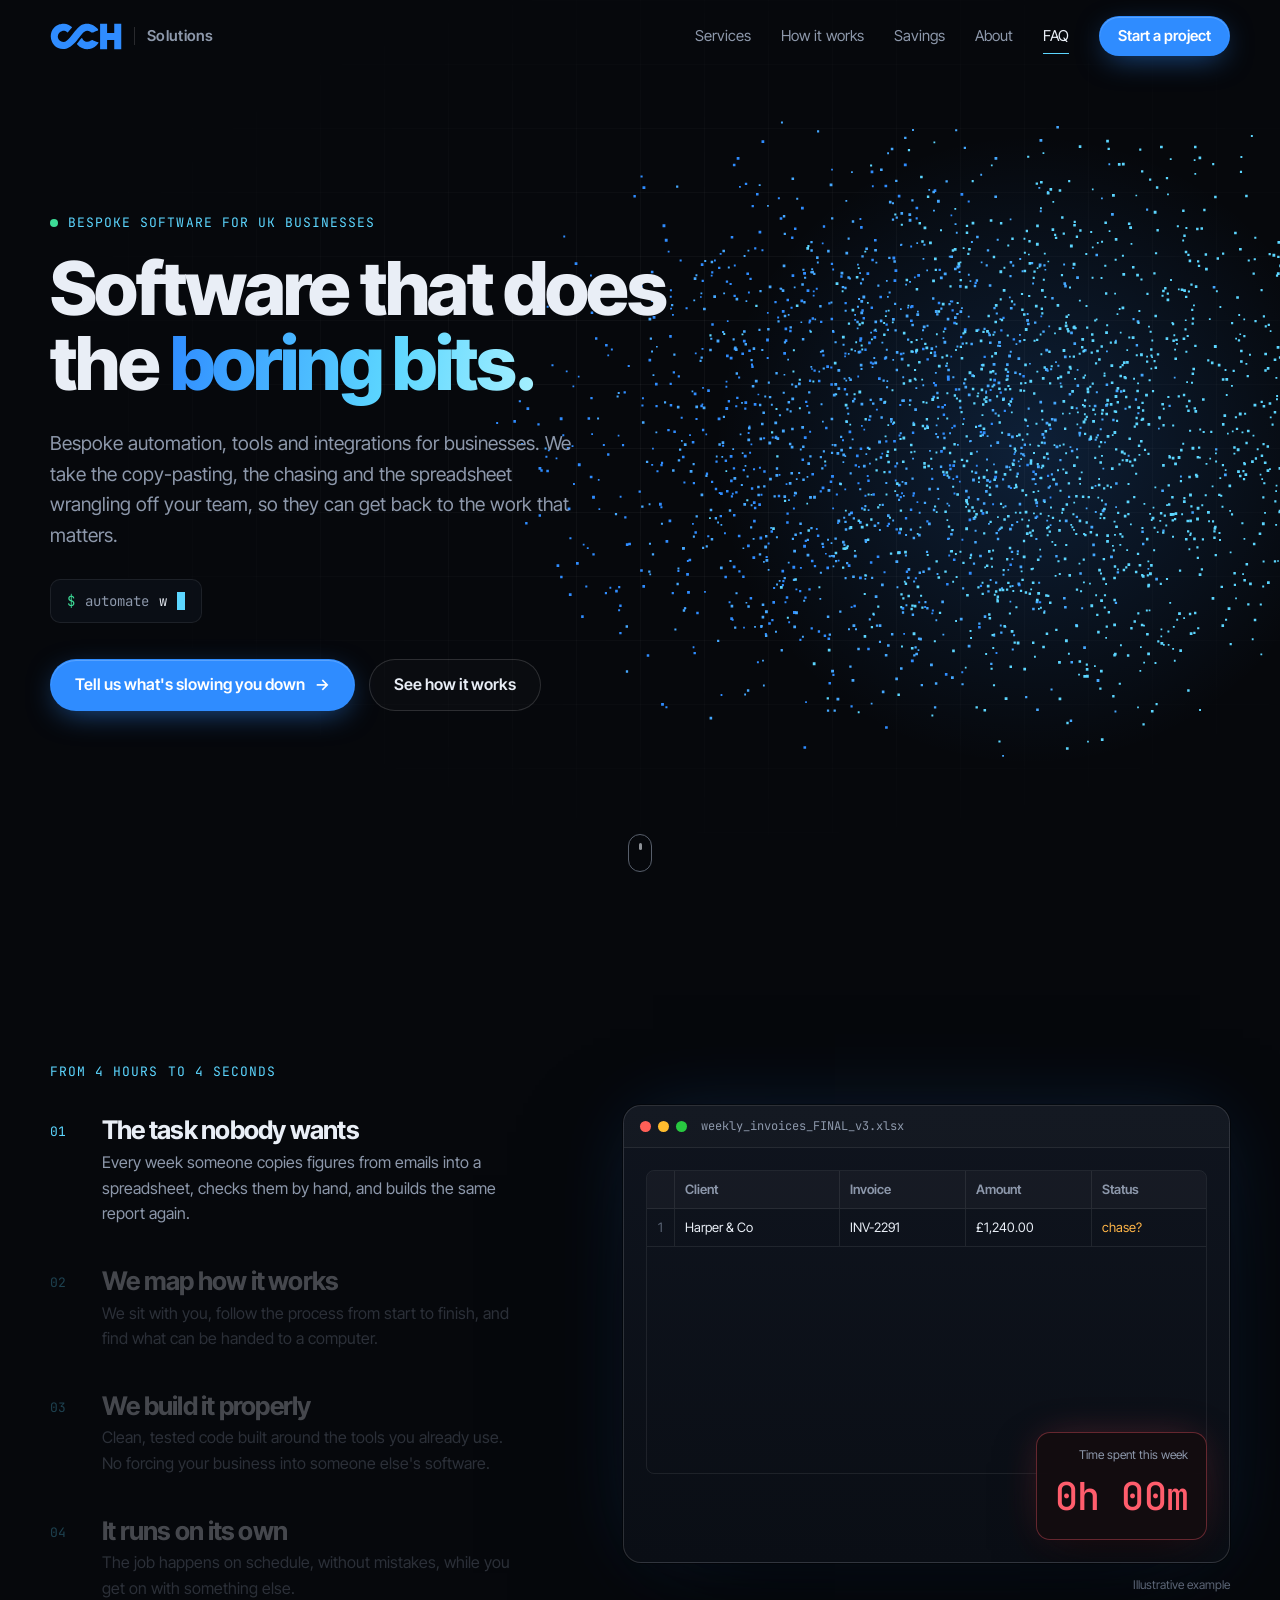
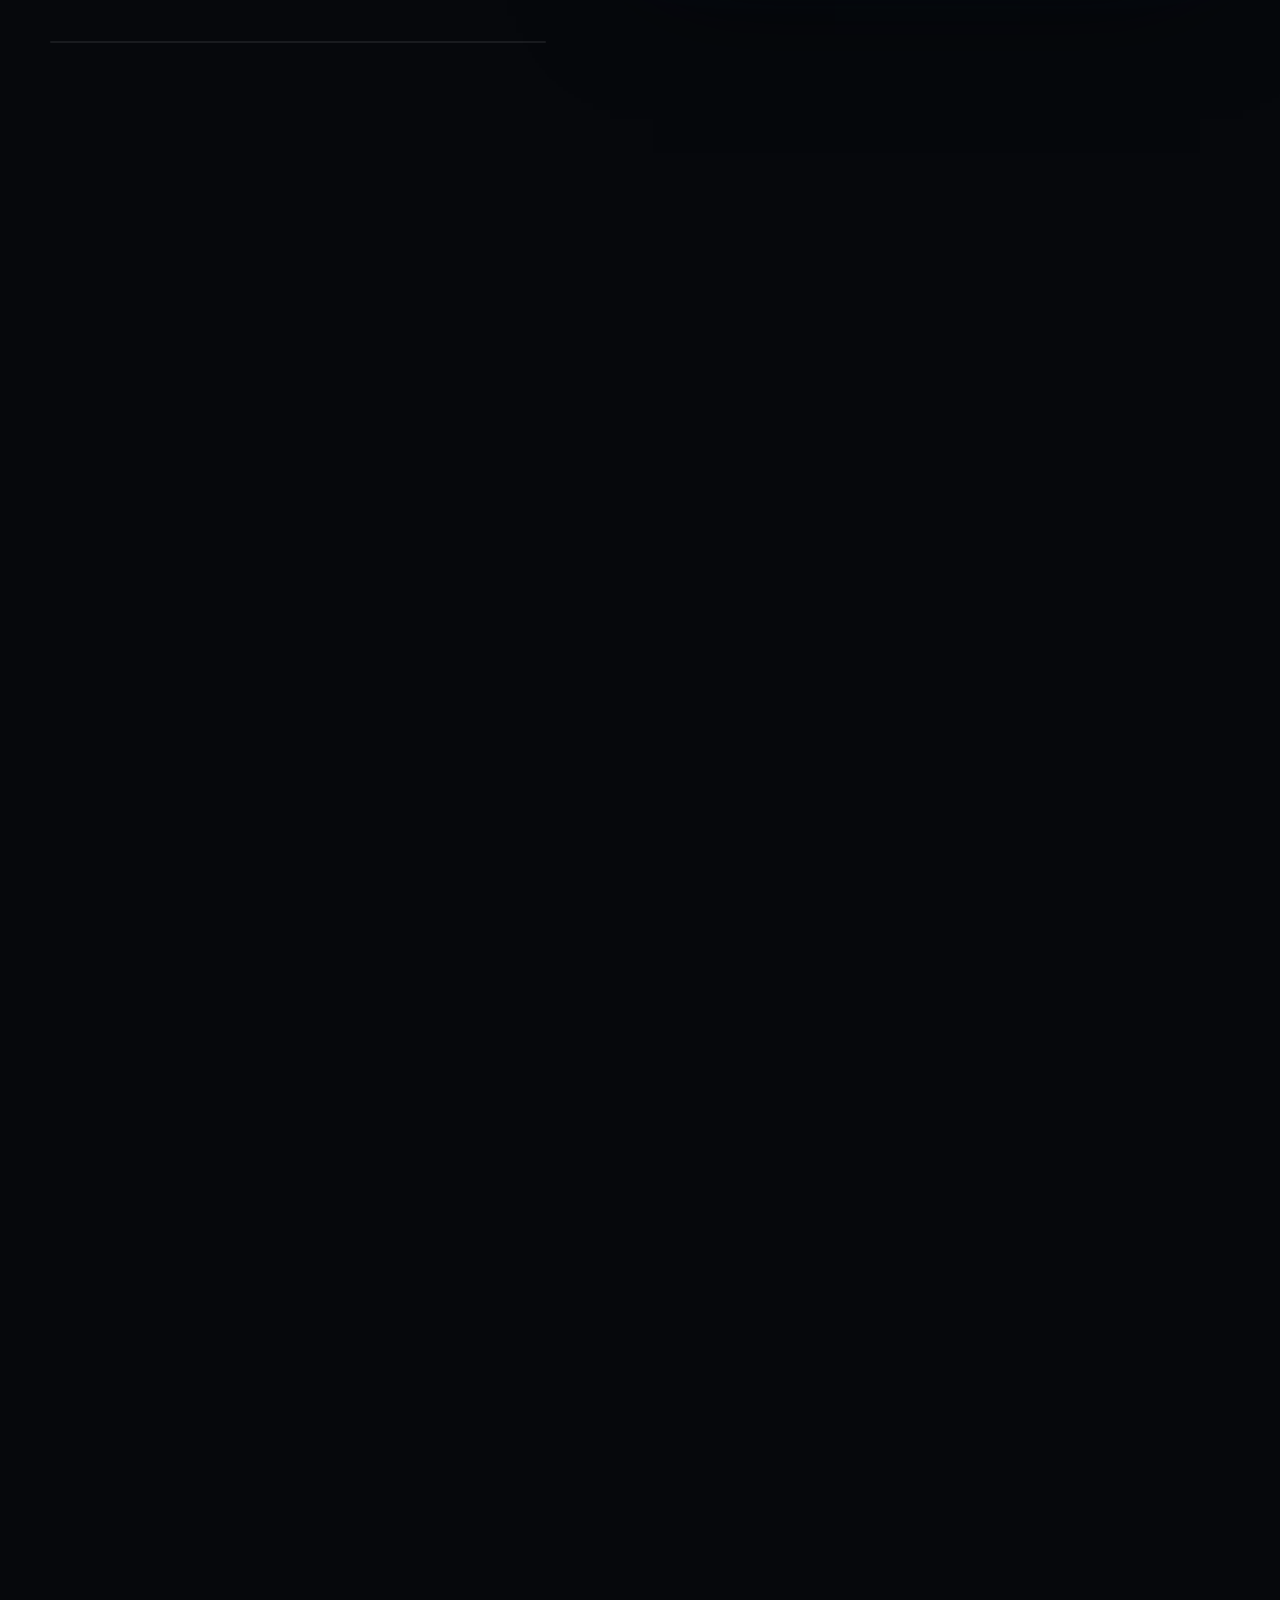
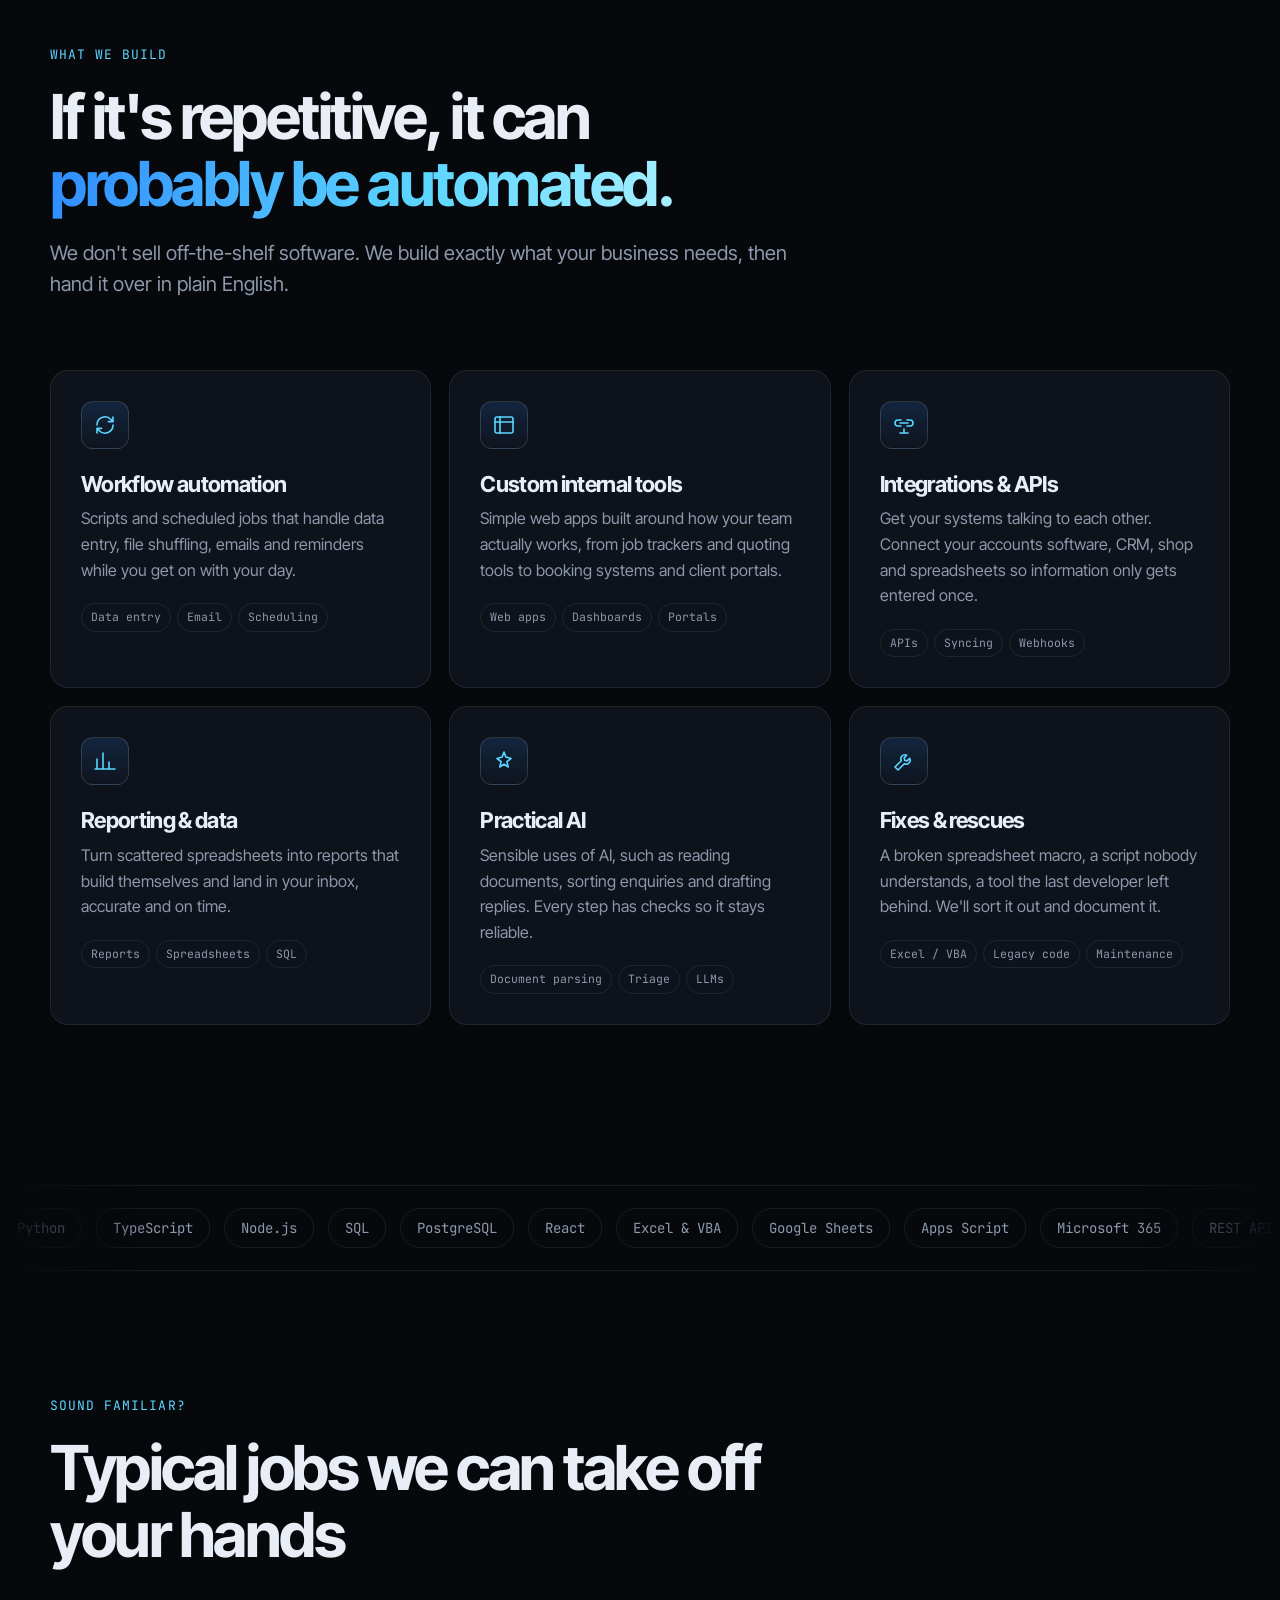
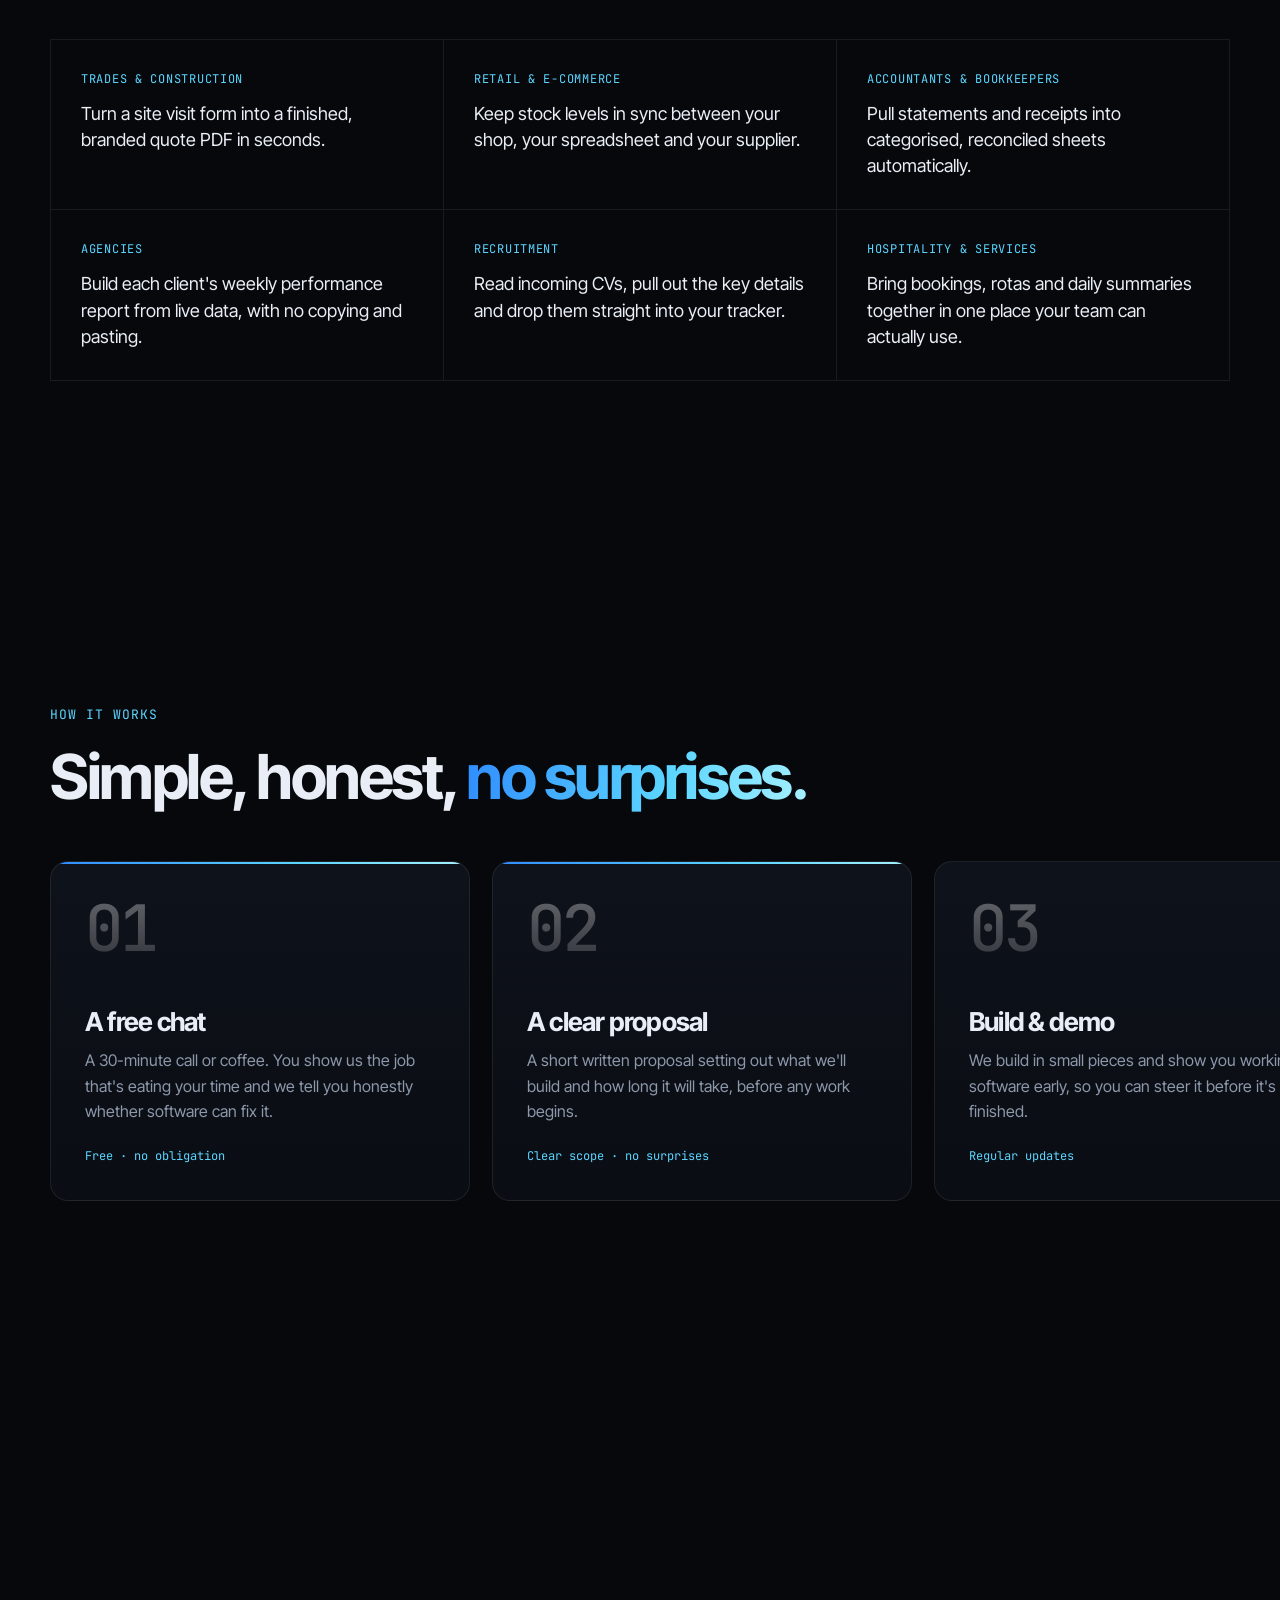
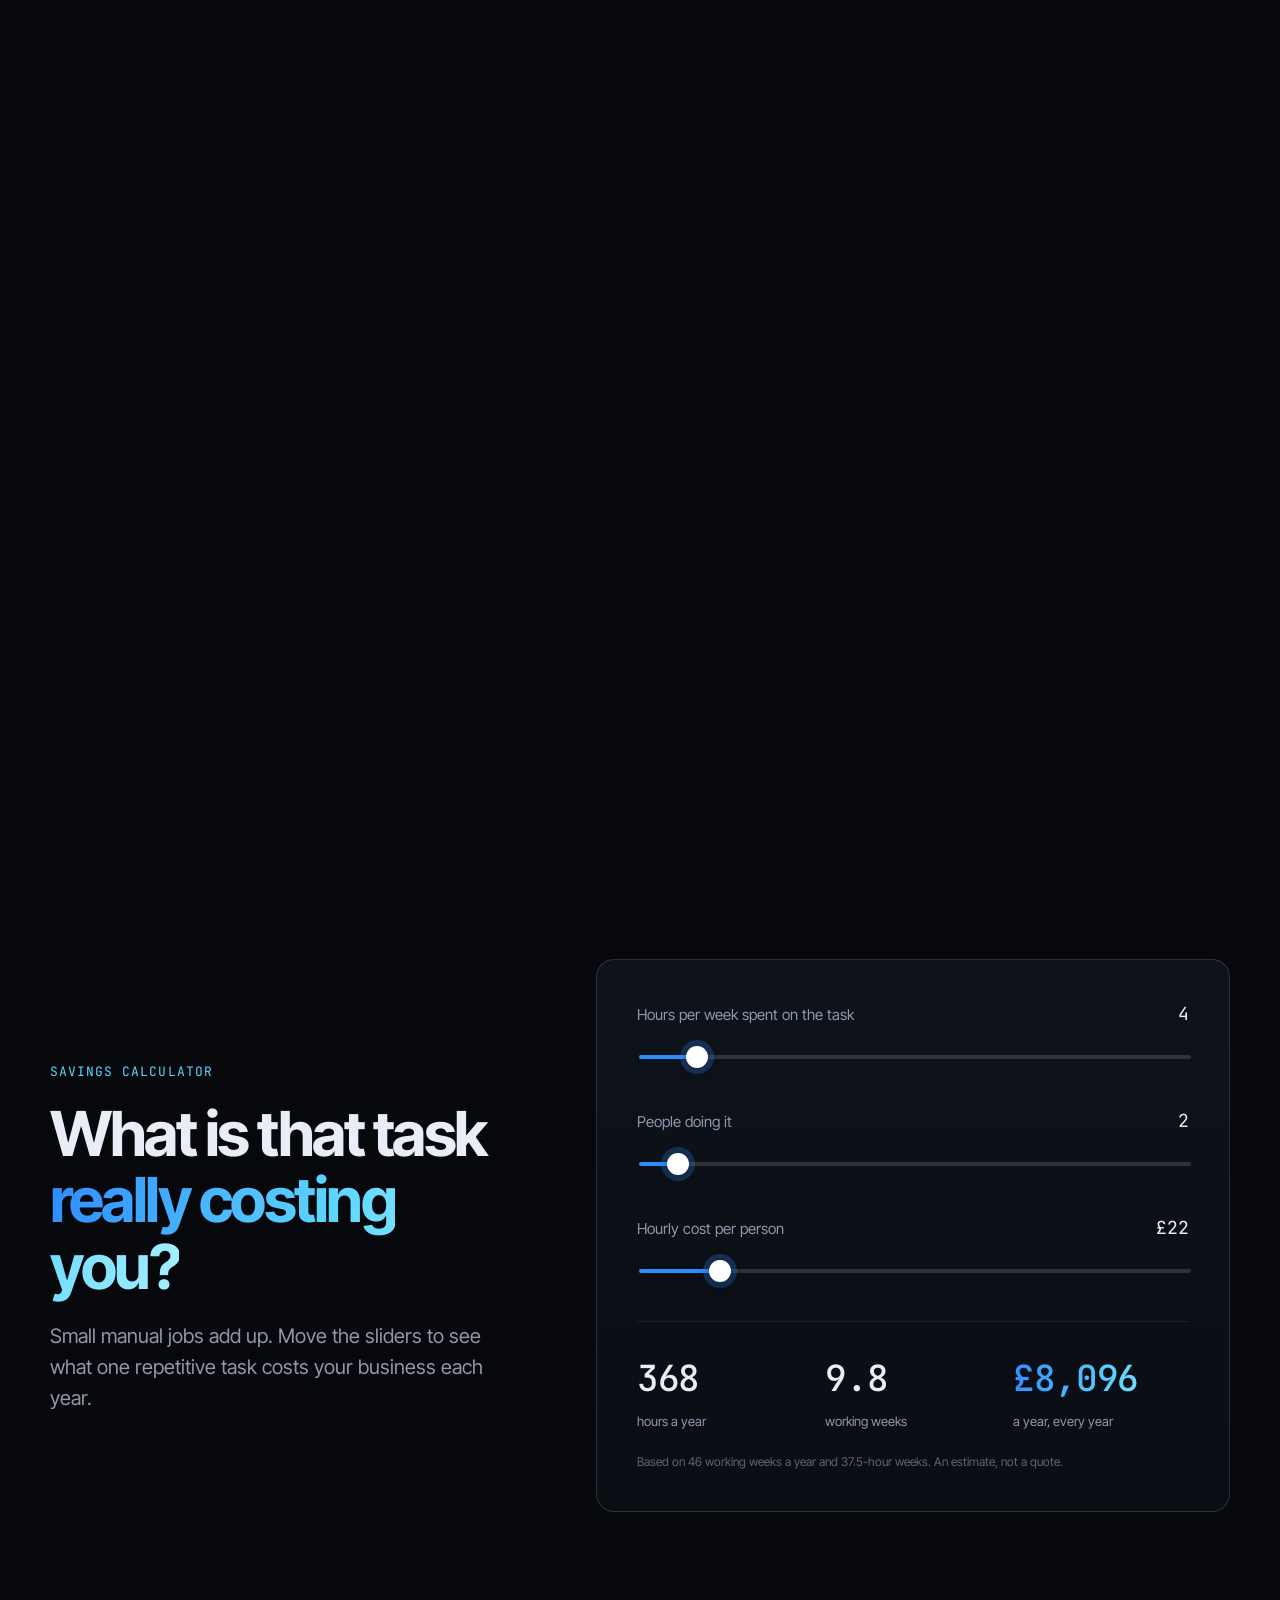
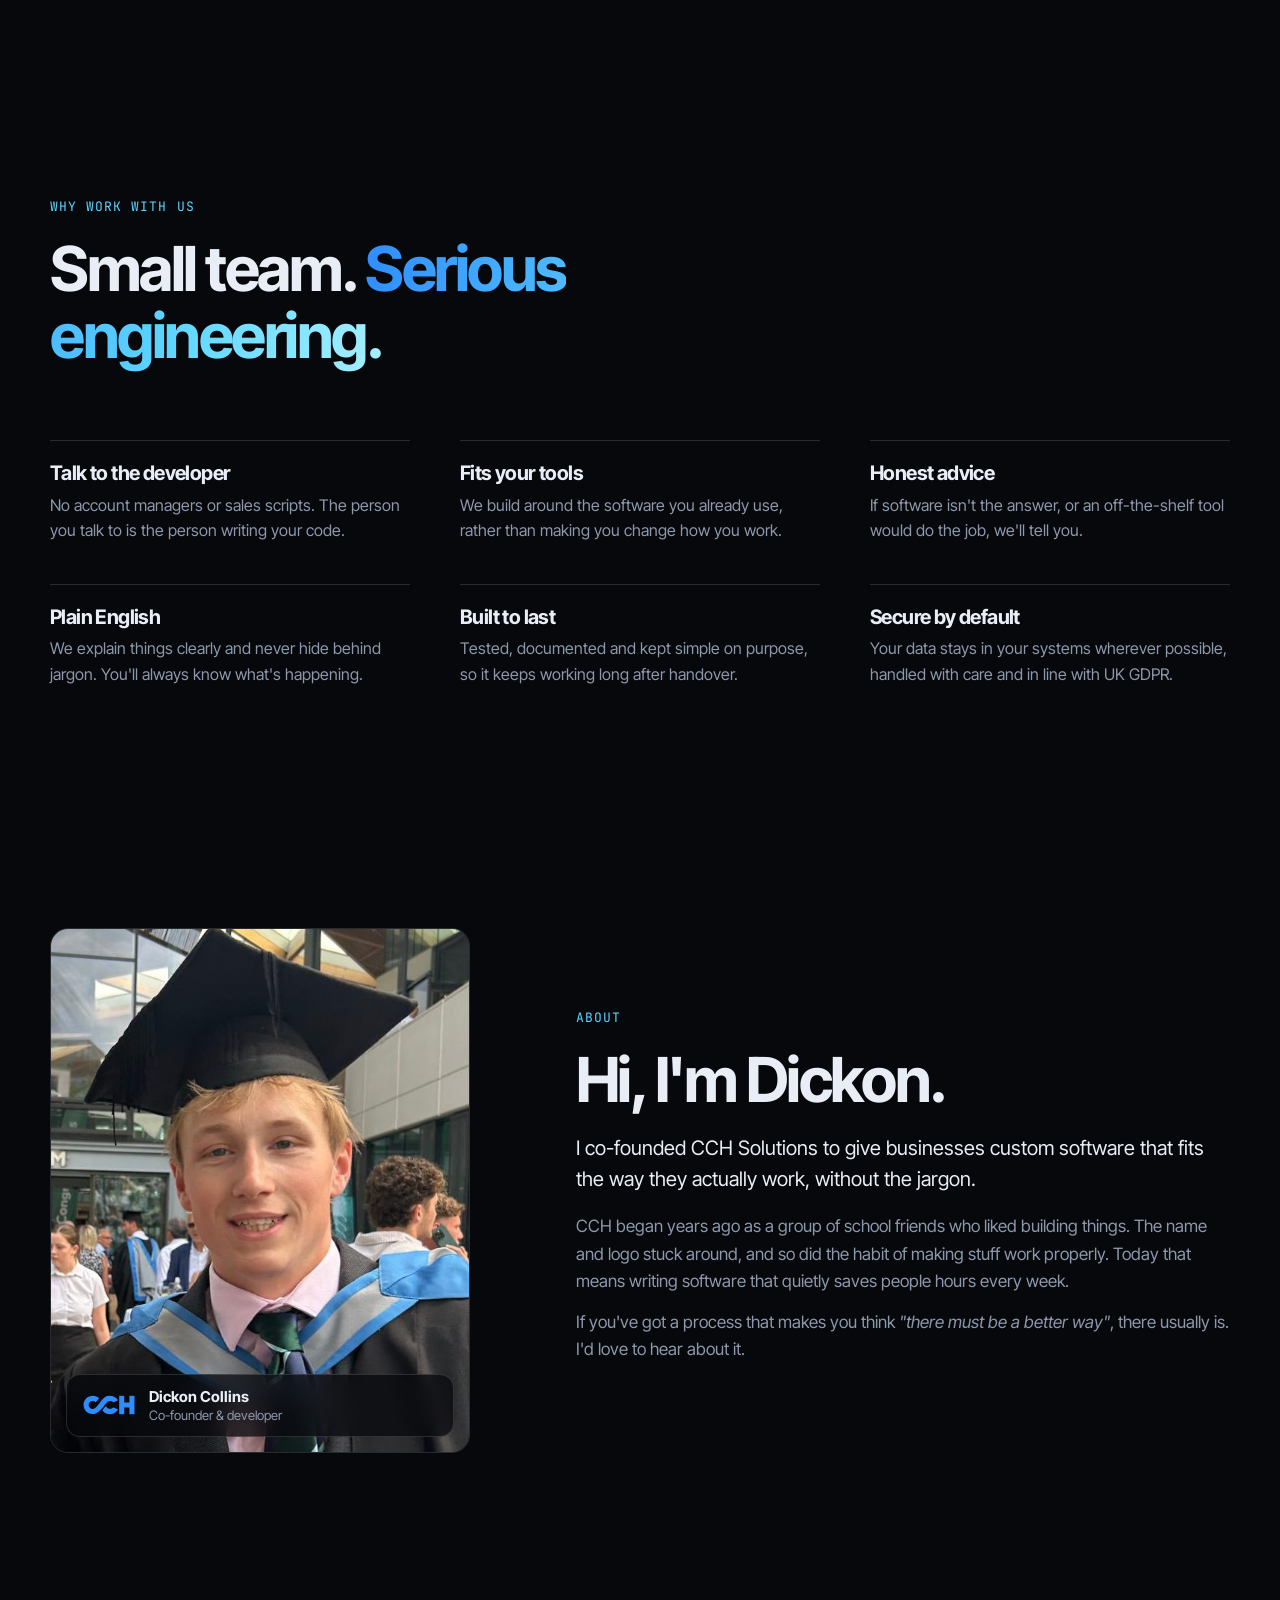
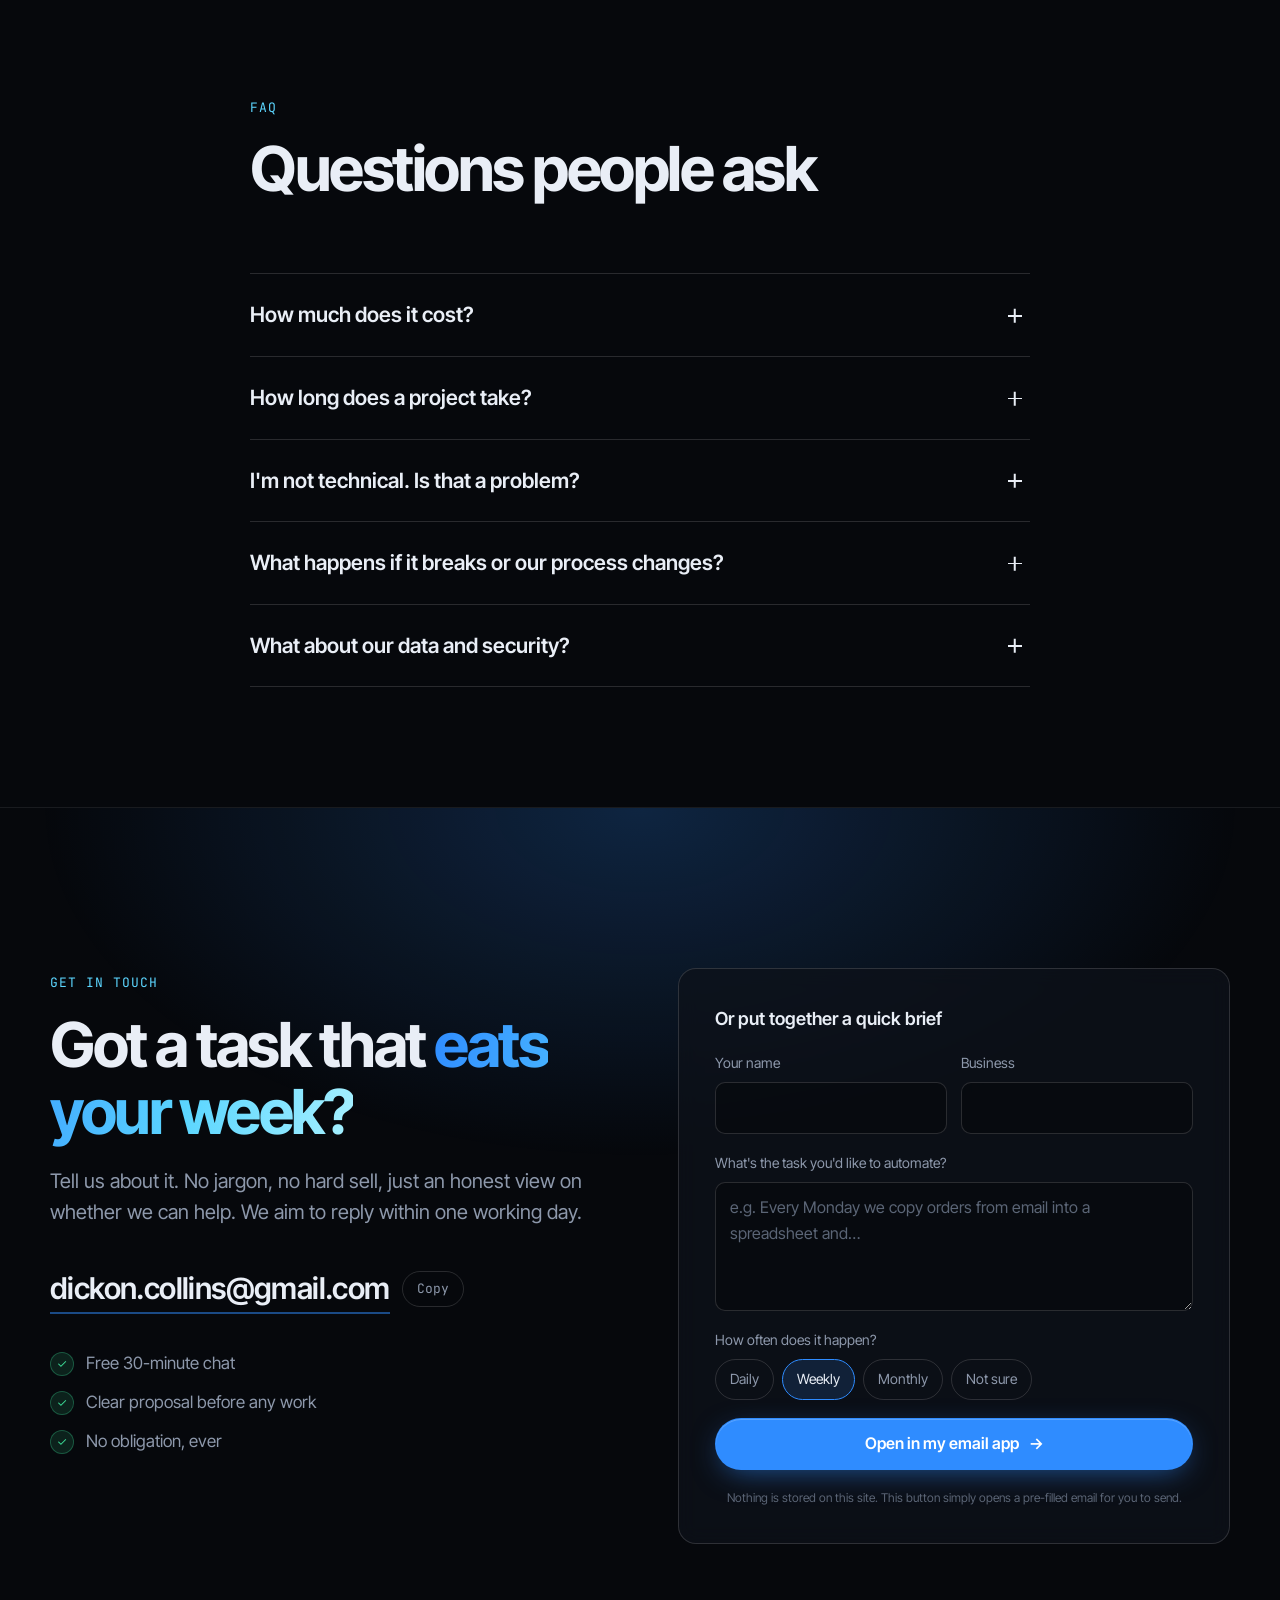
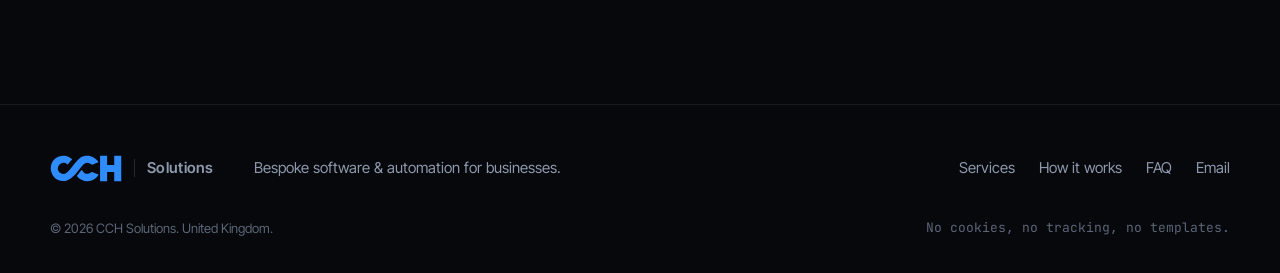
<file: index.html>
<!doctype html>
<html lang="en-GB">
<head>
  <meta charset="utf-8">
  <meta name="viewport" content="width=device-width, initial-scale=1">
  <title>CCH Solutions | Bespoke software &amp; automation for businesses</title>
  <meta name="description" content="CCH Solutions builds bespoke software for UK businesses: automation, internal tools and integrations that take the repetitive work off your team.">
  <meta name="theme-color" content="#06080c">
  <link rel="canonical" href="https://solutions.cch-uk.tech/">
  <link rel="icon" href="favicon.svg" type="image/svg+xml">

  <meta property="og:type" content="website">
  <meta property="og:title" content="CCH Solutions | Bespoke software &amp; automation">
  <meta property="og:description" content="Software that does the boring bits. Automation, internal tools and integrations for businesses.">
  <meta property="og:url" content="https://solutions.cch-uk.tech/">
  <meta property="og:image" content="https://solutions.cch-uk.tech/assets/og-image.png">
  <meta name="twitter:card" content="summary_large_image">

  <link rel="preconnect" href="https://fonts.googleapis.com">
  <link rel="preconnect" href="https://fonts.gstatic.com" crossorigin>
  <link href="https://fonts.googleapis.com/css2?family=Inter+Tight:wght@400;500;600;700;800&family=JetBrains+Mono:wght@400;500&display=swap" rel="stylesheet">
  <link rel="stylesheet" href="assets/css/style.css">
  <script>document.documentElement.classList.add('js')</script>
</head>
<body>
  <!-- Logo symbol, reused throughout the page and sampled by the hero particles -->
  <svg width="0" height="0" style="position:absolute" aria-hidden="true">
    <symbol id="cch-mark" viewBox="672 852 576 216">
      <path d="M 902.4 972.9 C 911.9 960.9 921.4 948.4 931.4 936.7 C 941.0 925.6 954.1 915.9 969.2 914.8 C 976.7 914.3 984.1 916.1 990.8 919.8 C 997.9 923.6 1002.3 929.6 1011.2 928.3 C 1016.0 927.6 1020.5 925.4 1024.9 923.3 C 1033.2 919.5 1041.8 916.1 1050.4 913.2 C 1055.9 911.4 1058.5 911.0 1057.3 905.7 C 1056.3 901.2 1049.8 895.3 1046.7 891.9 C 1039.3 883.8 1030.5 877.0 1020.9 871.6 C 1001.2 860.7 978.2 856.2 955.8 858.8 C 913.9 863.7 888.4 899.0 863.2 928.9 C 852.6 941.5 842.5 954.6 831.8 967.2 C 814.6 987.6 792.0 1012.6 762.4 1000.7 C 752.8 996.8 744.4 989.5 739.5 980.3 C 725.5 954.1 741.5 920.2 771.0 915.2 C 773.2 914.8 775.3 914.6 777.5 914.6 C 789.3 914.5 800.4 918.0 809.1 926.6 C 812.6 930.0 814.8 927.3 817.3 924.3 C 822.7 917.7 828.4 911.0 834.1 904.5 C 837.0 901.2 840.0 898 843.0 894.8 C 844.9 892.7 850.4 889.0 848.7 885.6 C 848.2 884.6 847.4 883.9 846.6 883.2 C 829.6 868.5 808.2 859.8 785.8 858.3 C 783.3 858.1 780.8 858.0 778.2 858 C 773.3 858.0 768.3 858.4 763.4 859.1 C 758.1 859.9 752.8 861.1 747.7 862.7 C 730.2 868.3 714.4 878.8 702.3 892.6 C 676.6 922.0 670.8 965.2 687.1 1000.7 C 687.2 1000.9 687.3 1001.2 687.4 1001.4 C 697.7 1023.2 714.2 1041.7 736.2 1051.9 C 798.5 1080.7 850.2 1035.3 888.8 989.6 C 893.5 984.0 898.1 978.4 902.4 972.9"/>
      <path d="M 1057.5 1006.9 C 1047.8 1003.6 1038.2 1000.1 1028.7 996.7 C 1022.0 994.2 1011.3 986.3 1003.9 989.0 C 1002.0 989.8 1000.3 991.1 998.6 992.4 C 983.4 1004.3 964.2 1006.4 947.6 995.7 C 942.0 992.2 937.3 987.4 933.7 981.9 C 932.5 980.1 930.9 974.2 929.3 973.1 C 924.7 970.0 911.5 987.9 909.3 990.5 C 905.2 995.5 901.2 1000.6 897.2 1005.7 C 894.6 1009.1 887.5 1015.3 888.3 1019.8 C 888.8 1022.2 890.3 1024.2 891.9 1026 C 915.8 1053.4 952.9 1066.4 988.7 1060.7 C 1019.1 1055.9 1041.6 1036.2 1059.2 1012.1 C 1061.2 1009.3 1060.8 1008.1 1057.5 1006.9"/>
      <path d="M 1185.9 858.0 L 1185.9 931.2 L 1128.8 931.2 L 1128.8 858.0 L 1072.7 858.0 L 1072.7 1062.0 L 1128.8 1062.0 L 1128.8 988.8 L 1185.9 988.8 L 1185.9 1062.0 L 1242 1062.0 L 1242 858.0 Z"/>
    </symbol>
  </svg>

  <a class="skip" href="#main">Skip to content</a>
  <div class="scroll-progress" aria-hidden="true"></div>

  <header class="nav" id="nav">
    <div class="nav__inner">
      <a class="brand" href="#top" aria-label="CCH Solutions home">
        <svg class="brand__mark" viewBox="0 0 576 216" aria-hidden="true"><use href="#cch-mark"/></svg>
        <span class="brand__word">Solutions</span>
      </a>
      <nav class="nav__links" id="nav-links" aria-label="Main">
        <a href="#services">Services</a>
        <a href="#how">How it works</a>
        <a href="#calculator">Savings</a>
        <a href="#about">About</a>
        <a href="#faq">FAQ</a>
        <a class="btn btn--sm btn--primary nav__cta" href="#contact">Start a project</a>
      </nav>
      <button class="nav__toggle" id="nav-toggle" aria-label="Open menu" aria-expanded="false" aria-controls="nav-links">
        <span></span><span></span>
      </button>
    </div>
  </header>

  <main id="main">
    <!-- ============ HERO ============ -->
    <section class="hero" id="top">
      <canvas class="hero__canvas" id="hero-canvas" aria-hidden="true"></canvas>
      <div class="hero__glow" aria-hidden="true"></div>
      <div class="container hero__content">
        <p class="eyebrow hero__eyebrow"><span class="dot"></span> Bespoke software for UK businesses</p>
        <h1 class="hero__title">
          <span class="line">Software that does</span>
          <span class="line">the <span class="grad">boring bits.</span></span>
        </h1>
        <p class="hero__sub">
          Bespoke automation, tools and integrations for businesses.
          We take the copy-pasting, the chasing and the spreadsheet wrangling off your team,
          so they can get back to the work that matters.
        </p>
        <div class="hero__type mono" aria-live="off">
          <span class="prompt">$</span> automate <span class="typed" id="typed">invoice processing</span><span class="caret"></span>
        </div>
        <div class="hero__actions">
          <a class="btn btn--primary" href="#contact">Tell us what's slowing you down <span class="arrow">→</span></a>
          <a class="btn btn--ghost" href="#how">See how it works</a>
        </div>
      </div>
      <a class="hero__scroll" href="#story" aria-label="Scroll down">
        <span class="mouse"><span></span></span>
      </a>
    </section>

    <!-- ============ SCROLL STORY (pinned) ============ -->
    <section class="story" id="story" aria-label="From manual to automated">
      <div class="story__sticky">
        <div class="container story__grid">
          <div class="story__text">
            <p class="eyebrow">From 4 hours to 4 seconds</p>
            <ol class="story__steps">
              <li class="story__step is-active" data-step="0">
                <span class="story__num mono">01</span>
                <div>
                  <h3>The task nobody wants</h3>
                  <p>Every week someone copies figures from emails into a spreadsheet, checks them by hand, and builds the same report again.</p>
                </div>
              </li>
              <li class="story__step" data-step="1">
                <span class="story__num mono">02</span>
                <div>
                  <h3>We map how it works</h3>
                  <p>We sit with you, follow the process from start to finish, and find what can be handed to a computer.</p>
                </div>
              </li>
              <li class="story__step" data-step="2">
                <span class="story__num mono">03</span>
                <div>
                  <h3>We build it properly</h3>
                  <p>Clean, tested code built around the tools you already use. No forcing your business into someone else's software.</p>
                </div>
              </li>
              <li class="story__step" data-step="3">
                <span class="story__num mono">04</span>
                <div>
                  <h3>It runs on its own</h3>
                  <p>The job happens on schedule, without mistakes, while you get on with something else.</p>
                </div>
              </li>
            </ol>
            <div class="story__bar"><span></span></div>
          </div>

          <div class="story__stage">
            <div class="window">
              <div class="window__bar">
                <span class="dots"><i></i><i></i><i></i></span>
                <span class="window__title mono" id="window-title">weekly_invoices_FINAL_v3.xlsx</span>
              </div>
              <div class="window__body">

                <!-- Panel 0: the messy spreadsheet -->
                <div class="panel panel--sheet is-active" data-panel="0">
                  <div class="sheet">
                    <div class="sheet__row sheet__head"><span></span><span>Client</span><span>Invoice</span><span>Amount</span><span>Status</span></div>
                    <div class="sheet__row" data-at="0.00"><span>1</span><span>Harper &amp; Co</span><span>INV-2291</span><span>£1,240.00</span><span class="warn">chase?</span></div>
                    <div class="sheet__row" data-at="0.10"><span>2</span><span>Northfield Ltd</span><span>INV-2292</span><span>£860.50</span><span>paid</span></div>
                    <div class="sheet__row" data-at="0.20"><span>3</span><span>Bloom Florists</span><span>INV-229?</span><span class="err">#REF!</span><span class="warn">??</span></div>
                    <div class="sheet__row" data-at="0.30"><span>4</span><span>Kestrel Builds</span><span>INV-2294</span><span>£3,100.00</span><span>sent</span></div>
                    <div class="sheet__row" data-at="0.40"><span>5</span><span>Harper &amp; Co</span><span>INV-2291</span><span>£1,240.00</span><span class="err">duplicate</span></div>
                    <div class="sheet__row" data-at="0.50"><span>6</span><span>Oak &amp; Ivy</span><span>INV-2296</span><span>£415.00</span><span class="warn">chase?</span></div>
                    <div class="sheet__row" data-at="0.60"><span>7</span><span>…</span><span></span><span></span><span></span></div>
                  </div>
                  <div class="clock">
                    <span class="clock__label">Time spent this week</span>
                    <span class="clock__value mono" id="clock-value">0h 00m</span>
                  </div>
                </div>

                <!-- Panel 1: the process map -->
                <div class="panel panel--flow" data-panel="1">
                  <svg class="flow" viewBox="0 0 520 300" aria-hidden="true">
                    <defs>
                      <linearGradient id="edge" x1="0" x2="1">
                        <stop offset="0" stop-color="#2f8cff"/>
                        <stop offset="1" stop-color="#5cd6ff"/>
                      </linearGradient>
                    </defs>
                    <path class="flow__edge" data-at="0.10" d="M110 70 C 170 70, 170 150, 230 150"/>
                    <path class="flow__edge" data-at="0.10" d="M110 230 C 170 230, 170 150, 230 150"/>
                    <path class="flow__edge" data-at="0.35" d="M330 150 C 370 150, 370 70, 410 70"/>
                    <path class="flow__edge" data-at="0.35" d="M330 150 C 370 150, 370 230, 410 230"/>
                    <circle class="flow__pulse" r="4"><animateMotion dur="2.4s" repeatCount="indefinite" path="M110 70 C 170 70, 170 150, 230 150"/></circle>
                    <circle class="flow__pulse" r="4"><animateMotion dur="2.4s" begin="0.8s" repeatCount="indefinite" path="M110 230 C 170 230, 170 150, 230 150"/></circle>
                    <circle class="flow__pulse" r="4"><animateMotion dur="2.4s" begin="0.4s" repeatCount="indefinite" path="M330 150 C 370 150, 370 70, 410 70"/></circle>
                    <circle class="flow__pulse" r="4"><animateMotion dur="2.4s" begin="1.2s" repeatCount="indefinite" path="M330 150 C 370 150, 370 230, 410 230"/></circle>
                  </svg>
                  <div class="node" style="--x:2%;--y:16%" data-at="0"><b>Inbox</b><small>invoices@</small></div>
                  <div class="node" style="--x:2%;--y:69%" data-at="0.05"><b>Bank feed</b><small>CSV export</small></div>
                  <div class="node node--core" style="--x:41%;--y:42%" data-at="0.2"><b>Match &amp; check</b><small>rules + validation</small></div>
                  <div class="node" style="--x:79%;--y:16%" data-at="0.5"><b>Accounts</b><small>updated</small></div>
                  <div class="node" style="--x:79%;--y:69%" data-at="0.6"><b>Report</b><small>Mon 8am</small></div>
                </div>

                <!-- Panel 2: the code -->
                <div class="panel panel--code" data-panel="2">
<pre class="code mono"><code><span class="ln" data-at="0.00"><i class="c-k">from</i> cch <i class="c-k">import</i> inbox, sheets, notify</span><span class="ln" data-at="0.06"></span><span class="ln" data-at="0.10"><i class="c-d">@schedule</i>(<i class="c-s">"mon 07:30"</i>)</span><span class="ln" data-at="0.16"><i class="c-k">def</i> <i class="c-f">weekly_invoices</i>():</span><span class="ln" data-at="0.22">    invoices = inbox.<i class="c-f">fetch</i>(label=<i class="c-s">"invoices"</i>)</span><span class="ln" data-at="0.30">    rows = [<i class="c-f">parse_pdf</i>(i) <i class="c-k">for</i> i <i class="c-k">in</i> invoices]</span><span class="ln" data-at="0.38">    rows = <i class="c-f">dedupe</i>(rows, key=<i class="c-s">"invoice_no"</i>)</span><span class="ln" data-at="0.46"></span><span class="ln" data-at="0.50">    <i class="c-k">for</i> row <i class="c-k">in</i> rows:</span><span class="ln" data-at="0.56">        row.status = <i class="c-f">match_payment</i>(row)</span><span class="ln" data-at="0.62"></span><span class="ln" data-at="0.66">    sheets.<i class="c-f">update</i>(<i class="c-s">"Invoices"</i>, rows)</span><span class="ln" data-at="0.74">    overdue = [r <i class="c-k">for</i> r <i class="c-k">in</i> rows <i class="c-k">if</i> r.overdue]</span><span class="ln" data-at="0.82">    notify.<i class="c-f">send_report</i>(rows, chase=overdue)</span><span class="ln" data-at="0.88"><i class="c-c">    # that's the whole job, done ✓</i></span></code></pre>
                </div>

                <!-- Panel 3: it runs -->
                <div class="panel panel--run" data-panel="3">
                  <div class="term mono">
                    <p class="tl" data-at="0.00"><span class="muted">[07:30:00]</span> weekly_invoices started</p>
                    <p class="tl" data-at="0.08"><span class="muted">[07:30:02]</span> fetched 46 invoices</p>
                    <p class="tl" data-at="0.16"><span class="muted">[07:30:09]</span> parsed 46 / 46 <span class="ok">✓</span></p>
                    <p class="tl" data-at="0.24"><span class="muted">[07:30:10]</span> removed 3 duplicates <span class="ok">✓</span></p>
                    <p class="tl" data-at="0.32"><span class="muted">[07:30:21]</span> matched 41 payments <span class="ok">✓</span></p>
                    <p class="tl" data-at="0.40"><span class="muted">[07:30:24]</span> 2 overdue, reminders queued <span class="ok">✓</span></p>
                    <p class="tl" data-at="0.48"><span class="muted">[07:30:26]</span> report sent to you@yourbusiness.co.uk <span class="ok">✓</span></p>
                  </div>
                  <div class="result" data-at="0.55">
                    <div><span class="result__big mono">6h 30m</span><span class="result__lbl">before, every week</span></div>
                    <span class="result__arrow">→</span>
                    <div><span class="result__big result__big--good mono">26s</span><span class="result__lbl">now, automatically</span></div>
                  </div>
                </div>

              </div>
            </div>
            <p class="story__note">Illustrative example</p>
          </div>
        </div>
      </div>
    </section>

    <!-- ============ SERVICES ============ -->
    <section class="section" id="services">
      <div class="container">
        <header class="section__head" data-reveal>
          <p class="eyebrow">What we build</p>
          <h2>If it's repetitive, it can <span class="grad">probably be automated.</span></h2>
          <p class="lead">We don't sell off-the-shelf software. We build exactly what your business needs, then hand it over in plain English.</p>
        </header>

        <div class="cards">
          <article class="card" data-reveal style="--d:0">
            <div class="card__icon" aria-hidden="true">
              <svg viewBox="0 0 24 24"><path d="M4 12a8 8 0 0 1 13.7-5.7L20 8.6M20 4v4.6h-4.6M20 12a8 8 0 0 1-13.7 5.7L4 15.4M4 20v-4.6h4.6"/></svg>
            </div>
            <h3>Workflow automation</h3>
            <p>Scripts and scheduled jobs that handle data entry, file shuffling, emails and reminders while you get on with your day.</p>
            <ul class="tags"><li>Data entry</li><li>Email</li><li>Scheduling</li></ul>
          </article>

          <article class="card" data-reveal style="--d:1">
            <div class="card__icon" aria-hidden="true">
              <svg viewBox="0 0 24 24"><rect x="3" y="4" width="18" height="16" rx="2"/><path d="M3 9h18M8 4v16"/></svg>
            </div>
            <h3>Custom internal tools</h3>
            <p>Simple web apps built around how your team actually works, from job trackers and quoting tools to booking systems and client portals.</p>
            <ul class="tags"><li>Web apps</li><li>Dashboards</li><li>Portals</li></ul>
          </article>

          <article class="card" data-reveal style="--d:2">
            <div class="card__icon" aria-hidden="true">
              <svg viewBox="0 0 24 24"><path d="M9 7H6a3 3 0 0 0 0 6h3M15 7h3a3 3 0 0 1 0 6h-3M8 10h8M12 16v4M8 20h8"/></svg>
            </div>
            <h3>Integrations &amp; APIs</h3>
            <p>Get your systems talking to each other. Connect your accounts software, CRM, shop and spreadsheets so information only gets entered once.</p>
            <ul class="tags"><li>APIs</li><li>Syncing</li><li>Webhooks</li></ul>
          </article>

          <article class="card" data-reveal style="--d:0">
            <div class="card__icon" aria-hidden="true">
              <svg viewBox="0 0 24 24"><path d="M4 20V10M10 20V4M16 20v-7M22 20H2"/></svg>
            </div>
            <h3>Reporting &amp; data</h3>
            <p>Turn scattered spreadsheets into reports that build themselves and land in your inbox, accurate and on time.</p>
            <ul class="tags"><li>Reports</li><li>Spreadsheets</li><li>SQL</li></ul>
          </article>

          <article class="card" data-reveal style="--d:1">
            <div class="card__icon" aria-hidden="true">
              <svg viewBox="0 0 24 24"><path d="M12 3l1.8 4.9L19 9.5l-4.1 3.2L16.2 18 12 15.2 7.8 18l1.3-5.3L5 9.5l5.2-1.6z"/></svg>
            </div>
            <h3>Practical AI</h3>
            <p>Sensible uses of AI, such as reading documents, sorting enquiries and drafting replies. Every step has checks so it stays reliable.</p>
            <ul class="tags"><li>Document parsing</li><li>Triage</li><li>LLMs</li></ul>
          </article>

          <article class="card" data-reveal style="--d:2">
            <div class="card__icon" aria-hidden="true">
              <svg viewBox="0 0 24 24"><path d="M14.7 6.3a4 4 0 0 0-5.4 5.4L3 18l3 3 6.3-6.3a4 4 0 0 0 5.4-5.4l-2.6 2.6-2.4-.6-.6-2.4z"/></svg>
            </div>
            <h3>Fixes &amp; rescues</h3>
            <p>A broken spreadsheet macro, a script nobody understands, a tool the last developer left behind. We'll sort it out and document it.</p>
            <ul class="tags"><li>Excel / VBA</li><li>Legacy code</li><li>Maintenance</li></ul>
          </article>
        </div>
      </div>
    </section>

    <!-- ============ STACK MARQUEE ============ -->
    <section class="marquee" aria-label="Tools and technologies we work with">
      <div class="marquee__track">
        <ul>
          <li>Python</li><li>TypeScript</li><li>Node.js</li><li>SQL</li><li>PostgreSQL</li><li>React</li>
          <li>Excel &amp; VBA</li><li>Google Sheets</li><li>Apps Script</li><li>Microsoft 365</li><li>REST APIs</li>
          <li>Xero</li><li>Shopify</li><li>Docker</li><li>AWS</li><li>LLM APIs</li>
        </ul>
        <ul aria-hidden="true">
          <li>Python</li><li>TypeScript</li><li>Node.js</li><li>SQL</li><li>PostgreSQL</li><li>React</li>
          <li>Excel &amp; VBA</li><li>Google Sheets</li><li>Apps Script</li><li>Microsoft 365</li><li>REST APIs</li>
          <li>Xero</li><li>Shopify</li><li>Docker</li><li>AWS</li><li>LLM APIs</li>
        </ul>
      </div>
    </section>

    <!-- ============ IDEAS ============ -->
    <section class="section section--tight" id="ideas">
      <div class="container">
        <header class="section__head" data-reveal>
          <p class="eyebrow">Sound familiar?</p>
          <h2>Typical jobs we can take off your hands</h2>
        </header>
        <div class="ideas">
          <div class="idea" data-reveal style="--d:0"><span class="idea__who mono">Trades &amp; construction</span><p>Turn a site visit form into a finished, branded quote PDF in seconds.</p></div>
          <div class="idea" data-reveal style="--d:1"><span class="idea__who mono">Retail &amp; e-commerce</span><p>Keep stock levels in sync between your shop, your spreadsheet and your supplier.</p></div>
          <div class="idea" data-reveal style="--d:2"><span class="idea__who mono">Accountants &amp; bookkeepers</span><p>Pull statements and receipts into categorised, reconciled sheets automatically.</p></div>
          <div class="idea" data-reveal style="--d:0"><span class="idea__who mono">Agencies</span><p>Build each client's weekly performance report from live data, with no copying and pasting.</p></div>
          <div class="idea" data-reveal style="--d:1"><span class="idea__who mono">Recruitment</span><p>Read incoming CVs, pull out the key details and drop them straight into your tracker.</p></div>
          <div class="idea" data-reveal style="--d:2"><span class="idea__who mono">Hospitality &amp; services</span><p>Bring bookings, rotas and daily summaries together in one place your team can actually use.</p></div>
        </div>
      </div>
    </section>

    <!-- ============ PROCESS (horizontal pinned on desktop) ============ -->
    <section class="hscroll" id="how" aria-label="How it works">
      <div class="hscroll__sticky">
        <div class="hscroll__head container">
          <p class="eyebrow">How it works</p>
          <h2>Simple, honest, <span class="grad">no surprises.</span></h2>
        </div>
        <div class="hscroll__track" id="hscroll-track">
          <article class="step">
            <span class="step__num mono">01</span>
            <h3>A free chat</h3>
            <p>A 30-minute call or coffee. You show us the job that's eating your time and we tell you honestly whether software can fix it.</p>
            <span class="step__meta mono">Free · no obligation</span>
          </article>
          <article class="step">
            <span class="step__num mono">02</span>
            <h3>A clear proposal</h3>
            <p>A short written proposal setting out what we'll build and how long it will take, before any work begins.</p>
            <span class="step__meta mono">Clear scope · no surprises</span>
          </article>
          <article class="step">
            <span class="step__num mono">03</span>
            <h3>Build &amp; demo</h3>
            <p>We build in small pieces and show you working software early, so you can steer it before it's finished.</p>
            <span class="step__meta mono">Regular updates</span>
          </article>
          <article class="step">
            <span class="step__num mono">04</span>
            <h3>Handover</h3>
            <p>We set it up, train your team and give you plain-English documentation so everyone knows how it works.</p>
            <span class="step__meta mono">Trained &amp; documented</span>
          </article>
          <article class="step">
            <span class="step__num mono">05</span>
            <h3>Ongoing support</h3>
            <p>If something changes down the line, someone who knows the system is on hand to help.</p>
            <span class="step__meta mono">Here when you need us</span>
          </article>
        </div>
      </div>
    </section>

    <!-- ============ CALCULATOR ============ -->
    <section class="section" id="calculator">
      <div class="container calc">
        <div class="calc__intro" data-reveal>
          <p class="eyebrow">Savings calculator</p>
          <h2>What is that task <span class="grad">really costing you?</span></h2>
          <p class="lead">Small manual jobs add up. Move the sliders to see what one repetitive task costs your business each year.</p>
        </div>

        <div class="calc__panel" data-reveal style="--d:1">
          <div class="field">
            <label for="c-hours">Hours per week spent on the task <output id="o-hours">4</output></label>
            <input type="range" id="c-hours" min="0.5" max="40" step="0.5" value="4">
          </div>
          <div class="field">
            <label for="c-people">People doing it <output id="o-people">2</output></label>
            <input type="range" id="c-people" min="1" max="20" step="1" value="2">
          </div>
          <div class="field">
            <label for="c-rate">Hourly cost per person <output id="o-rate">£22</output></label>
            <input type="range" id="c-rate" min="10" max="100" step="1" value="22">
          </div>

          <div class="calc__out">
            <div class="stat">
              <span class="stat__val mono" id="r-hours">0</span>
              <span class="stat__lbl">hours a year</span>
            </div>
            <div class="stat">
              <span class="stat__val mono" id="r-weeks">0</span>
              <span class="stat__lbl">working weeks</span>
            </div>
            <div class="stat stat--accent">
              <span class="stat__val mono" id="r-cost">£0</span>
              <span class="stat__lbl">a year, every year</span>
            </div>
          </div>
          <p class="calc__fine">Based on 46 working weeks a year and 37.5-hour weeks. An estimate, not a quote.</p>
        </div>
      </div>
    </section>

    <!-- ============ WHY ============ -->
    <section class="section section--tight" id="why">
      <div class="container">
        <header class="section__head" data-reveal>
          <p class="eyebrow">Why work with us</p>
          <h2>Small team. <span class="grad">Serious engineering.</span></h2>
        </header>
        <div class="why">
          <div class="why__item" data-reveal style="--d:0"><h3>Talk to the developer</h3><p>No account managers or sales scripts. The person you talk to is the person writing your code.</p></div>
          <div class="why__item" data-reveal style="--d:1"><h3>Fits your tools</h3><p>We build around the software you already use, rather than making you change how you work.</p></div>
          <div class="why__item" data-reveal style="--d:2"><h3>Honest advice</h3><p>If software isn't the answer, or an off-the-shelf tool would do the job, we'll tell you.</p></div>
          <div class="why__item" data-reveal style="--d:0"><h3>Plain English</h3><p>We explain things clearly and never hide behind jargon. You'll always know what's happening.</p></div>
          <div class="why__item" data-reveal style="--d:1"><h3>Built to last</h3><p>Tested, documented and kept simple on purpose, so it keeps working long after handover.</p></div>
          <div class="why__item" data-reveal style="--d:2"><h3>Secure by default</h3><p>Your data stays in your systems wherever possible, handled with care and in line with UK GDPR.</p></div>
        </div>
      </div>
    </section>

    <!-- ============ ABOUT ============ -->
    <section class="section section--tight" id="about">
      <div class="container about">
        <figure class="about__photo" data-reveal>
          <img src="assets/dickon.jpg" alt="Dickon Collins, co-founder of CCH Solutions" width="560" height="700" loading="lazy">
          <figcaption class="about__tag">
            <svg viewBox="0 0 576 216" aria-hidden="true"><use href="#cch-mark"/></svg>
            <span><b>Dickon Collins</b><small>Co-founder &amp; developer</small></span>
          </figcaption>
        </figure>
        <div class="about__text" data-reveal style="--d:1">
          <p class="eyebrow">About</p>
          <h2>Hi, I'm Dickon.</h2>
          <p class="lead">I co-founded CCH Solutions to give businesses custom software that fits the way they actually work, without the jargon.</p>
          <p>CCH began years ago as a group of school friends who liked building things. The name and logo stuck around, and so did the habit of making stuff work properly. Today that means writing software that quietly saves people hours every week.</p>
          <p>If you've got a process that makes you think <em>"there must be a better way"</em>, there usually is. I'd love to hear about it.</p>
        </div>
      </div>
    </section>

    <!-- ============ FAQ ============ -->
    <section class="section section--tight" id="faq">
      <div class="container faq">
        <header class="section__head" data-reveal>
          <p class="eyebrow">FAQ</p>
          <h2>Questions people ask</h2>
        </header>
        <div class="faq__list" data-reveal>
          <details>
            <summary>How much does it cost?</summary>
            <div class="faq__a"><p>Every project is different, so we'll talk through what you need in a free initial chat and agree a clear proposal before any work begins. Try the calculator above to see what the task is costing you now.</p></div>
          </details>
          <details>
            <summary>How long does a project take?</summary>
            <div class="faq__a"><p>Simple automations can be running within a week or two. Bigger internal tools usually take a few weeks. You'll get a clear timeline up front and see working progress along the way.</p></div>
          </details>
          <details>
            <summary>I'm not technical. Is that a problem?</summary>
            <div class="faq__a"><p>Not at all. That's what we're here for. You just need to know your business; we handle the technical side and explain everything in plain English.</p></div>
          </details>
          <details>
            <summary>What happens if it breaks or our process changes?</summary>
            <div class="faq__a"><p>We build things to be robust and well documented, so problems are rare and easy to fix. If your process changes, the software can be updated to match.</p></div>
          </details>
          <details>
            <summary>What about our data and security?</summary>
            <div class="faq__a"><p>We keep your data in your own systems wherever possible, only ask for the access we need, and handle personal data in line with UK GDPR. We're happy to sign an NDA before we start.</p></div>
          </details>
        </div>
      </div>
    </section>

    <!-- ============ CONTACT ============ -->
    <section class="contact" id="contact">
      <div class="contact__glow" aria-hidden="true"></div>
      <div class="container contact__inner">
        <div class="contact__lead" data-reveal>
          <p class="eyebrow">Get in touch</p>
          <h2>Got a task that <span class="grad">eats your week?</span></h2>
          <p class="lead">Tell us about it. No jargon, no hard sell, just an honest view on whether we can help. We aim to reply within one working day.</p>
          <div class="email">
            <a class="email__link" href="mailto:dickon.collins@gmail.com?subject=Project%20enquiry">dickon.collins@gmail.com</a>
            <button class="email__copy" id="copy-email" type="button" data-email="dickon.collins@gmail.com">
              <span class="email__copy-label">Copy</span>
            </button>
          </div>
          <ul class="assure">
            <li>Free 30-minute chat</li>
            <li>Clear proposal before any work</li>
            <li>No obligation, ever</li>
          </ul>
        </div>

        <form class="brief" id="brief" data-reveal style="--d:1" novalidate>
          <p class="brief__title">Or put together a quick brief</p>
          <div class="brief__row">
            <label>Your name<input name="name" type="text" autocomplete="name" required></label>
            <label>Business<input name="business" type="text" autocomplete="organization"></label>
          </div>
          <label>What's the task you'd like to automate?
            <textarea name="task" rows="4" placeholder="e.g. Every Monday we copy orders from email into a spreadsheet and…" required></textarea>
          </label>
          <fieldset class="chips">
            <legend>How often does it happen?</legend>
            <label><input type="radio" name="freq" value="Daily"><span>Daily</span></label>
            <label><input type="radio" name="freq" value="Weekly" checked><span>Weekly</span></label>
            <label><input type="radio" name="freq" value="Monthly"><span>Monthly</span></label>
            <label><input type="radio" name="freq" value="Not sure"><span>Not sure</span></label>
          </fieldset>
          <button class="btn btn--primary btn--block" type="submit">Open in my email app <span class="arrow">→</span></button>
          <p class="brief__fine">Nothing is stored on this site. This button simply opens a pre-filled email for you to send.</p>
        </form>
      </div>
    </section>
  </main>

  <footer class="footer">
    <div class="container footer__inner">
      <a class="brand" href="#top" aria-label="Back to top">
        <svg class="brand__mark" viewBox="0 0 576 216" aria-hidden="true"><use href="#cch-mark"/></svg>
        <span class="brand__word">Solutions</span>
      </a>
      <p class="footer__tag">Bespoke software &amp; automation for businesses.</p>
      <nav class="footer__links" aria-label="Footer">
        <a href="#services">Services</a>
        <a href="#how">How it works</a>
        <a href="#faq">FAQ</a>
        <a href="mailto:dickon.collins@gmail.com">Email</a>
      </nav>
    </div>
    <div class="container footer__legal">
      <p>© <span id="year">2026</span> CCH Solutions. United Kingdom.</p>
      <p class="mono">No cookies, no tracking, no templates.</p>
    </div>
  </footer>

  <script src="assets/js/main.js" defer></script>
</body>
</html>
</file>
<file: assets/css/style.css>
/* ==========================================================================
   CCH Solutions
   ========================================================================== */

:root {
  --bg: #06080c;
  --bg-2: #0a0d13;
  --surface: #0e121a;
  --surface-2: #131926;
  --line: rgba(255, 255, 255, 0.08);
  --line-2: rgba(255, 255, 255, 0.14);
  --text: #e9eef6;
  --muted: #8d98ab;
  --dim: #5b6576;
  --brand: #2f8cff;
  --brand-2: #5cd6ff;
  --brand-deep: #0071bc;
  --ok: #3ddc97;
  --warn: #ffb547;
  --err: #ff5d6c;

  --grad: linear-gradient(100deg, #2f8cff 0%, #5cd6ff 60%, #a6f0ff 100%);
  --radius: 18px;
  --radius-sm: 10px;
  --container: 1180px;
  --gutter: clamp(16px, 4vw, 40px);
  --ease: cubic-bezier(0.22, 1, 0.36, 1);

  --font: "Inter Tight", ui-sans-serif, system-ui, -apple-system, "Segoe UI", Roboto, sans-serif;
  --mono: "JetBrains Mono", ui-monospace, SFMono-Regular, Menlo, monospace;
}

*,
*::before,
*::after { box-sizing: border-box; }

html {
  -webkit-text-size-adjust: 100%;
  scroll-behavior: smooth;
  scroll-padding-top: 80px;
}

body {
  margin: 0;
  background: var(--bg);
  color: var(--text);
  font-family: var(--font);
  font-size: 17px;
  line-height: 1.6;
  -webkit-font-smoothing: antialiased;
  -moz-osx-font-smoothing: grayscale;
  overflow-x: hidden;
}

img, svg, canvas { display: block; max-width: 100%; }
a { color: inherit; text-decoration: none; }
h1, h2, h3 { margin: 0; line-height: 1.08; letter-spacing: -0.03em; font-weight: 700; }
p { margin: 0; }
ul, ol { margin: 0; padding: 0; list-style: none; }
button { font: inherit; color: inherit; cursor: pointer; }
::selection { background: rgba(47, 140, 255, 0.35); }

:focus-visible {
  outline: 2px solid var(--brand-2);
  outline-offset: 3px;
  border-radius: 6px;
}

.mono { font-family: var(--mono); }
.container {
  width: 100%;
  max-width: calc(var(--container) + var(--gutter) * 2);
  margin: 0 auto;
  padding: 0 var(--gutter);
}

.grad {
  background: var(--grad);
  -webkit-background-clip: text;
  background-clip: text;
  color: transparent;
}

.skip {
  position: fixed;
  left: 16px;
  top: -60px;
  z-index: 100;
  padding: 10px 16px;
  border-radius: 8px;
  background: var(--brand);
  color: #fff;
  transition: top 0.2s;
}
.skip:focus { top: 16px; }

.eyebrow {
  display: inline-flex;
  align-items: center;
  gap: 10px;
  font-family: var(--mono);
  font-size: 13px;
  letter-spacing: 0.08em;
  text-transform: uppercase;
  color: var(--brand-2);
  margin-bottom: 18px;
}

.lead {
  font-size: clamp(17px, 1.6vw, 20px);
  color: var(--muted);
  line-height: 1.55;
}

.scroll-progress {
  position: fixed;
  inset: 0 0 auto 0;
  height: 2px;
  z-index: 60;
  background: var(--grad);
  transform-origin: 0 50%;
  transform: scaleX(0);
}

/* ---------- Buttons ---------- */
.btn {
  --h: 52px;
  display: inline-flex;
  align-items: center;
  justify-content: center;
  gap: 10px;
  height: var(--h);
  padding: 0 24px;
  border-radius: 999px;
  border: 1px solid transparent;
  font-weight: 600;
  font-size: 16px;
  white-space: nowrap;
  transition: transform 0.3s var(--ease), background 0.3s, border-color 0.3s, box-shadow 0.3s;
}
.btn .arrow { transition: transform 0.3s var(--ease); }
.btn:hover .arrow { transform: translateX(4px); }
.btn--primary {
  background: var(--brand);
  color: #fff;
  box-shadow: 0 8px 30px -8px rgba(47, 140, 255, 0.6), inset 0 1px 0 rgba(255, 255, 255, 0.2);
}
.btn--primary:hover { background: #449aff; transform: translateY(-1px); box-shadow: 0 12px 40px -8px rgba(47, 140, 255, 0.75), inset 0 1px 0 rgba(255, 255, 255, 0.25); }
.btn--ghost { border-color: var(--line-2); background: rgba(255, 255, 255, 0.02); }
.btn--ghost:hover { border-color: rgba(255, 255, 255, 0.3); background: rgba(255, 255, 255, 0.05); }
.btn--sm { --h: 40px; padding: 0 18px; font-size: 15px; }
.btn--block { width: 100%; }

/* ---------- Nav ---------- */
.nav {
  position: fixed;
  inset: 0 0 auto 0;
  z-index: 50;
  transition: transform 0.45s var(--ease), background 0.3s, border-color 0.3s;
  border-bottom: 1px solid transparent;
}
.nav.is-scrolled {
  background: rgba(6, 8, 12, 0.72);
  -webkit-backdrop-filter: saturate(160%) blur(16px);
  backdrop-filter: saturate(160%) blur(16px);
  border-color: var(--line);
}
.nav.is-hidden { transform: translateY(-100%); }
.nav__inner {
  max-width: calc(var(--container) + var(--gutter) * 2);
  margin: 0 auto;
  padding: 0 var(--gutter);
  height: 72px;
  display: flex;
  align-items: center;
  justify-content: space-between;
}

.brand { display: inline-flex; align-items: center; gap: 12px; }
.brand__mark { flex: none; width: 72px; height: 27px; max-width: none; fill: var(--brand); }
.brand__word {
  font-weight: 600;
  font-size: 15px;
  letter-spacing: 0.02em;
  color: var(--muted);
  padding-left: 12px;
  border-left: 1px solid var(--line-2);
  line-height: 1.2;
}

.nav__links { display: flex; align-items: center; gap: 30px; font-size: 15px; }
.nav__links a:not(.btn) { color: var(--muted); transition: color 0.2s; position: relative; }
.nav__links a:not(.btn):hover,
.nav__links a.is-current { color: var(--text); }
.nav__links a:not(.btn)::after {
  content: "";
  position: absolute;
  left: 0; right: 0; bottom: -6px;
  height: 1px;
  background: var(--brand-2);
  transform: scaleX(0);
  transition: transform 0.3s var(--ease);
}
.nav__links a.is-current::after { transform: scaleX(1); }

.nav__toggle {
  display: none;
  width: 44px; height: 44px;
  border: 1px solid var(--line-2);
  border-radius: 12px;
  background: transparent;
  position: relative;
}
.nav__toggle span {
  position: absolute;
  left: 12px; right: 12px;
  height: 1.5px;
  background: var(--text);
  transition: transform 0.35s var(--ease), top 0.35s var(--ease);
}
.nav__toggle span:first-child { top: 17px; }
.nav__toggle span:last-child { top: 25px; }
.nav.is-open .nav__toggle span:first-child { top: 21px; transform: rotate(45deg); }
.nav.is-open .nav__toggle span:last-child { top: 21px; transform: rotate(-45deg); }

@media (max-width: 900px) {
  .nav__toggle { display: block; z-index: 2; }
  .nav__links {
    position: fixed;
    inset: 0;
    flex-direction: column;
    justify-content: center;
    gap: 26px;
    font-size: 26px;
    font-weight: 600;
    background: rgba(6, 8, 12, 0.97);
    -webkit-backdrop-filter: blur(20px);
    backdrop-filter: blur(20px);
    opacity: 0;
    visibility: hidden;
    transition: opacity 0.35s, visibility 0.35s;
  }
  .nav__links a:not(.btn) { color: var(--text); }
  .nav.is-open .nav__links { opacity: 1; visibility: visible; }
  .nav.is-open { background: transparent; border-color: transparent; -webkit-backdrop-filter: none; backdrop-filter: none; }
  .nav__cta { margin-top: 12px; }
}

/* ---------- Hero ---------- */
.hero {
  position: relative;
  min-height: 100vh;
  min-height: 100svh;
  display: flex;
  align-items: center;
  padding: 120px 0 100px;
  overflow: hidden;
  isolation: isolate;
}
.hero__canvas {
  position: absolute;
  inset: 0;
  width: 100%;
  height: 100%;
  z-index: -1;
}
.hero__glow {
  position: absolute;
  z-index: -2;
  width: 900px; height: 900px;
  right: -200px; top: 50%;
  transform: translateY(-50%);
  background: radial-gradient(closest-side, rgba(47, 140, 255, 0.18), transparent 70%);
  pointer-events: none;
}
.hero::after {
  /* faint grid */
  content: "";
  position: absolute;
  inset: 0;
  z-index: -3;
  background-image:
    linear-gradient(var(--line) 1px, transparent 1px),
    linear-gradient(90deg, var(--line) 1px, transparent 1px);
  background-size: 64px 64px;
  -webkit-mask-image: radial-gradient(ellipse 80% 70% at 60% 45%, #000 20%, transparent 75%);
  mask-image: radial-gradient(ellipse 80% 70% at 60% 45%, #000 20%, transparent 75%);
  opacity: 0.5;
}
.hero__content { position: relative; will-change: transform, opacity; }
.hero__eyebrow .dot {
  width: 8px; height: 8px;
  border-radius: 50%;
  background: var(--ok);
  box-shadow: 0 0 0 0 rgba(61, 220, 151, 0.6);
  animation: ping 2s infinite;
}
@keyframes ping {
  0% { box-shadow: 0 0 0 0 rgba(61, 220, 151, 0.55); }
  80%, 100% { box-shadow: 0 0 0 10px rgba(61, 220, 151, 0); }
}
.hero__title {
  font-size: clamp(44px, 5.8vw, 88px);
  font-weight: 800;
  letter-spacing: -0.035em;
  line-height: 1;
}
.hero__title .line { display: block; }
.hero__sub {
  margin-top: 28px;
  max-width: 540px;
  font-size: clamp(17px, 1.5vw, 20px);
  color: var(--muted);
}
.hero__type {
  margin-top: 28px;
  display: inline-flex;
  align-items: center;
  gap: 10px;
  padding: 10px 16px;
  border: 1px solid var(--line);
  border-radius: 10px;
  background: rgba(14, 18, 26, 0.7);
  -webkit-backdrop-filter: blur(6px);
  backdrop-filter: blur(6px);
  font-size: 14px;
  color: var(--muted);
  max-width: 100%;
}
.hero__type .prompt { color: var(--ok); }
.hero__type .typed { color: var(--text); }
.caret {
  width: 8px; height: 18px;
  background: var(--brand-2);
  animation: blink 1s steps(1) infinite;
}
@keyframes blink { 50% { opacity: 0; } }
.hero__actions { margin-top: 36px; display: flex; flex-wrap: wrap; gap: 14px; }

.hero__scroll {
  position: absolute;
  left: 50%;
  bottom: 28px;
  transform: translateX(-50%);
  opacity: 0.6;
  transition: opacity 0.3s;
}
.hero__scroll:hover { opacity: 1; }
.mouse {
  display: block;
  width: 24px; height: 38px;
  border: 1.5px solid var(--muted);
  border-radius: 14px;
  position: relative;
}
.mouse span {
  position: absolute;
  left: 50%; top: 8px;
  width: 3px; height: 7px;
  margin-left: -1.5px;
  border-radius: 2px;
  background: var(--text);
  animation: wheel 1.8s var(--ease) infinite;
}
@keyframes wheel {
  0% { transform: translateY(0); opacity: 1; }
  70% { transform: translateY(10px); opacity: 0; }
  100% { transform: translateY(0); opacity: 0; }
}

/* Hero intro animation */
.js .hero__eyebrow,
.js .hero__title .line,
.js .hero__sub,
.js .hero__type,
.js .hero__actions {
  opacity: 0;
  transform: translateY(28px);
  filter: blur(8px);
  transition: opacity 1s var(--ease), transform 1s var(--ease), filter 1s var(--ease);
}
.is-loaded .hero__eyebrow,
.is-loaded .hero__title .line,
.is-loaded .hero__sub,
.is-loaded .hero__type,
.is-loaded .hero__actions { opacity: 1; transform: none; filter: none; }
.is-loaded .hero__title .line:nth-child(1) { transition-delay: 0.1s; }
.is-loaded .hero__title .line:nth-child(2) { transition-delay: 0.22s; }
.is-loaded .hero__sub { transition-delay: 0.4s; }
.is-loaded .hero__type { transition-delay: 0.5s; }
.is-loaded .hero__actions { transition-delay: 0.6s; }

@media (max-width: 900px) {
  .hero { align-items: flex-start; padding: calc(92px + min(62vw, 340px) * 0.375 + 36px) 0 100px; }
  .hero__glow { right: auto; left: 50%; top: 0; transform: translate(-50%, -40%); width: 600px; height: 600px; }
  .hero__scroll { display: none; }
}
@media (min-width: 561px) and (max-width: 900px) {
  .hero { align-items: center; }
}
@media (max-width: 560px) {
  .hero__title { font-size: clamp(38px, 11vw, 52px); }
  .hero__title .line { display: inline; }
}

/* ---------- Story (pinned) ---------- */
.story { position: relative; height: 420vh; }
.story__sticky {
  position: sticky;
  top: 0;
  height: 100vh;
  height: 100svh;
  display: flex;
  align-items: center;
  overflow: hidden;
}
.story__grid {
  display: grid;
  grid-template-columns: minmax(0, 0.9fr) minmax(0, 1.1fr);
  gap: clamp(32px, 6vw, 90px);
  align-items: center;
}
.story__steps { display: grid; gap: 8px; }
.story__step {
  display: grid;
  grid-template-columns: 40px 1fr;
  gap: 12px;
  padding: 16px 0;
  opacity: 0.28;
  transition: opacity 0.5s var(--ease);
}
.story__step.is-active { opacity: 1; }
.story__step h3 { font-size: clamp(20px, 2vw, 26px); margin-bottom: 6px; }
.story__step p { color: var(--muted); font-size: 16px; max-width: 420px; }
.story__num { color: var(--brand-2); font-size: 13px; padding-top: 6px; }
.story__bar {
  margin-top: 24px;
  height: 2px;
  background: var(--line);
  border-radius: 2px;
  overflow: hidden;
}
.story__bar span {
  display: block;
  height: 100%;
  background: var(--grad);
  transform-origin: 0 50%;
  transform: scaleX(var(--p, 0));
}
.story__note { margin-top: 12px; text-align: right; font-size: 12px; color: var(--dim); }

/* Window mock */
.window {
  border: 1px solid var(--line-2);
  border-radius: var(--radius);
  background: linear-gradient(180deg, #0f141e, #0a0e15);
  box-shadow: 0 40px 120px -30px rgba(0, 0, 0, 0.8), 0 0 0 1px rgba(0, 0, 0, 0.4), 0 0 80px -20px rgba(47, 140, 255, 0.25);
  overflow: hidden;
}
.window__bar {
  display: flex;
  align-items: center;
  gap: 14px;
  height: 42px;
  padding: 0 16px;
  border-bottom: 1px solid var(--line);
  background: rgba(255, 255, 255, 0.02);
}
.dots { display: flex; gap: 7px; }
.dots i { width: 11px; height: 11px; border-radius: 50%; background: #2a3140; }
.dots i:nth-child(1) { background: #ff5f57; }
.dots i:nth-child(2) { background: #febc2e; }
.dots i:nth-child(3) { background: #28c840; }
.window__title { font-size: 12px; color: var(--muted); white-space: nowrap; overflow: hidden; text-overflow: ellipsis; }
.window__body { position: relative; height: clamp(340px, 46vh, 420px); }

.panel {
  position: absolute;
  inset: 0;
  padding: 22px;
  opacity: 0;
  transform: translateY(24px) scale(0.98);
  filter: blur(6px);
  pointer-events: none;
  transition: opacity 0.6s var(--ease), transform 0.6s var(--ease), filter 0.6s var(--ease);
}
.panel.is-active { opacity: 1; transform: none; filter: none; }
.panel.is-past { transform: translateY(-24px) scale(0.98); }

/* elements revealed by scroll progress inside a panel */
.panel [data-at] { opacity: 0; transform: translateY(6px); transition: opacity 0.35s, transform 0.35s var(--ease); }
.panel [data-at].on { opacity: 1; transform: none; }

/* Panel 0: sheet */
.sheet { font-size: 13px; border: 1px solid var(--line); border-radius: 8px; overflow: hidden; }
.sheet__row {
  display: grid;
  grid-template-columns: 28px 1.3fr 1fr 1fr 0.9fr;
  border-bottom: 1px solid var(--line);
}
.sheet__row:last-child { border-bottom: 0; }
.sheet__row span {
  padding: 8px 10px;
  border-right: 1px solid var(--line);
  white-space: nowrap;
  overflow: hidden;
  text-overflow: ellipsis;
}
.sheet__row span:first-child { color: var(--dim); text-align: center; padding: 8px 0; }
.sheet__row span:last-child { border-right: 0; }
.sheet__head { background: rgba(255, 255, 255, 0.03); color: var(--muted); font-weight: 600; }
.sheet .warn { color: var(--warn); }
.sheet .err { color: var(--err); }
.clock {
  position: absolute;
  right: 22px; bottom: 22px;
  display: flex;
  flex-direction: column;
  align-items: flex-end;
  gap: 2px;
  padding: 12px 18px;
  border: 1px solid rgba(255, 93, 108, 0.35);
  border-radius: 14px;
  background: rgba(20, 12, 16, 0.92);
  box-shadow: 0 20px 50px -10px rgba(0, 0, 0, 0.7), 0 0 40px -10px rgba(255, 93, 108, 0.35);
  -webkit-backdrop-filter: blur(8px);
  backdrop-filter: blur(8px);
}
.clock__label { font-size: 12px; color: var(--muted); }
.clock__value { font-size: clamp(28px, 3vw, 40px); font-weight: 500; color: var(--err); letter-spacing: -0.02em; }

/* Panel 1: flow */
.panel--flow { padding: 22px; }
.flow { position: absolute; inset: 22px; width: calc(100% - 44px); height: calc(100% - 44px); }
.flow__edge {
  fill: none;
  stroke: url(#edge);
  stroke-width: 2;
  stroke-dasharray: 260;
  stroke-dashoffset: 260;
  opacity: 1 !important;
  transform: none !important;
  transition: stroke-dashoffset 0.9s var(--ease) !important;
}
.flow__edge.on { stroke-dashoffset: 0; }
.flow__pulse { fill: var(--brand-2); filter: drop-shadow(0 0 6px var(--brand-2)); opacity: 0; transition: opacity 0.4s; }
.panel--flow.is-live .flow__pulse { opacity: 1; }
.node {
  position: absolute;
  left: var(--x); top: var(--y);
  width: 19%;
  min-width: 92px;
  padding: 10px 12px;
  border: 1px solid var(--line-2);
  border-radius: 12px;
  background: var(--surface-2);
  display: flex;
  flex-direction: column;
  gap: 2px;
}
.node b { font-size: 14px; font-weight: 600; }
.node small { font-size: 11px; color: var(--muted); font-family: var(--mono); }
.node--core {
  width: 20%;
  border-color: rgba(47, 140, 255, 0.6);
  background: linear-gradient(180deg, rgba(47, 140, 255, 0.18), rgba(47, 140, 255, 0.05));
  box-shadow: 0 0 40px -6px rgba(47, 140, 255, 0.5);
}

/* Panel 2: code */
.code {
  margin: 0;
  font-size: clamp(11px, 1.05vw, 13.5px);
  line-height: 1.75;
  color: #c9d3e3;
  white-space: pre;
  overflow: hidden;
}
.code .ln { display: block; min-height: 1.75em; }
.code code { display: block; }
.code .ln::before {
  content: attr(data-n);
  display: inline-block;
  width: 2.2em;
  color: var(--dim);
}
.code i { font-style: normal; }
.c-k { color: #c792ea; }
.c-f { color: #82aaff; }
.c-s { color: #c3e88d; }
.c-d { color: #ffcb6b; }
.c-c { color: var(--ok); }

/* Panel 3: terminal + result */
.term { font-size: clamp(11px, 1.05vw, 13px); line-height: 1.9; }
.term .muted { color: var(--dim); }
.term .ok { color: var(--ok); }
.result {
  position: absolute;
  left: 22px; right: 22px; bottom: 22px;
  display: flex;
  align-items: center;
  justify-content: space-between;
  gap: 16px;
  padding: 18px 22px;
  border: 1px solid var(--line-2);
  border-radius: 14px;
  background: rgba(255, 255, 255, 0.03);
}
.result > div { display: flex; flex-direction: column; }
.result__big { font-size: clamp(26px, 3vw, 40px); font-weight: 500; letter-spacing: -0.03em; color: var(--err); text-decoration: line-through; text-decoration-thickness: 2px; }
.result__big--good { color: var(--ok); text-decoration: none; }
.result__lbl { font-size: 12px; color: var(--muted); }
.result__arrow { font-size: 26px; color: var(--muted); }

@media (max-width: 900px) {
  .story { height: 400vh; }
  .story__grid { grid-template-columns: 1fr; gap: 20px; }
  .story__text .eyebrow { margin-bottom: 8px; }
  .story__steps { display: block; position: relative; min-height: 150px; }
  .story__step { position: absolute; inset: 0 0 auto 0; opacity: 0; padding: 0; transform: translateY(10px); transition: opacity 0.4s, transform 0.4s var(--ease); }
  .story__step.is-active { opacity: 1; transform: none; }
  .story__step p { font-size: 15px; }
  .story__bar { margin-top: 0; }
  .window__body { height: clamp(300px, 44svh, 380px); }
  .story__note { display: none; }
}
@media (max-width: 520px) {
  .sheet__row { grid-template-columns: 22px 1.4fr 1fr 0.9fr; }
  .sheet__row span:nth-child(3) { display: none; }
  .panel { padding: 14px; }
  .clock { right: 14px; bottom: 14px; }
  .result { left: 14px; right: 14px; bottom: 14px; padding: 14px; }
  .node { padding: 8px; min-width: 80px; width: 22%; }
  .node b { font-size: 12px; }
  .node small { font-size: 9.5px; }
  .code { font-size: 10.5px; }
  .code .ln::before { width: 1.8em; }
}

/* ---------- Sections ---------- */
.section { padding: clamp(90px, 13vw, 160px) 0; position: relative; }
.section--tight { padding: clamp(70px, 10vw, 120px) 0; }
.section__head { max-width: 760px; margin-bottom: clamp(40px, 6vw, 70px); }
.section__head h2,
.calc__intro h2,
.about__text h2,
.contact__lead h2,
.hscroll__head h2 {
  font-size: clamp(34px, 5vw, 62px);
  letter-spacing: -0.04em;
}
.section__head .lead { margin-top: 20px; }

/* Reveal on scroll */
.js [data-reveal] {
  opacity: 0;
  transform: translateY(40px);
  transition: opacity 0.9s var(--ease), transform 0.9s var(--ease);
  transition-delay: calc(var(--d, 0) * 90ms);
}
.js [data-reveal].in { opacity: 1; transform: none; }

/* ---------- Service cards ---------- */
.cards {
  display: grid;
  grid-template-columns: repeat(3, minmax(0, 1fr));
  gap: 18px;
}
.card {
  --mx: 50%; --my: 0%;
  position: relative;
  padding: 30px;
  border-radius: var(--radius);
  border: 1px solid var(--line);
  background: var(--surface);
  overflow: hidden;
  isolation: isolate;
  transition: border-color 0.3s, transform 0.5s var(--ease);
}
.card::before {
  content: "";
  position: absolute;
  inset: 0;
  z-index: -1;
  background: radial-gradient(420px circle at var(--mx) var(--my), rgba(47, 140, 255, 0.16), transparent 45%);
  opacity: 0;
  transition: opacity 0.4s;
}
.card:hover { border-color: rgba(47, 140, 255, 0.35); }
.card:hover::before { opacity: 1; }
.card__icon {
  width: 48px; height: 48px;
  display: grid;
  place-items: center;
  border-radius: 12px;
  border: 1px solid var(--line-2);
  background: linear-gradient(180deg, rgba(47, 140, 255, 0.16), rgba(47, 140, 255, 0.02));
  margin-bottom: 24px;
}
.card__icon svg { width: 24px; height: 24px; fill: none; stroke: var(--brand-2); stroke-width: 1.6; stroke-linecap: round; stroke-linejoin: round; }
.card h3 { font-size: 22px; margin-bottom: 10px; }
.card p { color: var(--muted); font-size: 16px; }
.tags { display: flex; flex-wrap: wrap; gap: 6px; margin-top: 20px; }
.tags li {
  font-family: var(--mono);
  font-size: 11.5px;
  padding: 4px 9px;
  border-radius: 999px;
  border: 1px solid var(--line);
  color: var(--muted);
}

@media (max-width: 980px) { .cards { grid-template-columns: repeat(2, minmax(0, 1fr)); } }
@media (max-width: 620px) { .cards { grid-template-columns: 1fr; } .card { padding: 24px; } }

/* ---------- Marquee ---------- */
.marquee {
  border-block: 1px solid var(--line);
  padding: 22px 0;
  overflow: hidden;
  -webkit-mask-image: linear-gradient(90deg, transparent, #000 12%, #000 88%, transparent);
  mask-image: linear-gradient(90deg, transparent, #000 12%, #000 88%, transparent);
}
.marquee__track { display: flex; width: max-content; animation: marquee 40s linear infinite; }
.marquee:hover .marquee__track { animation-play-state: paused; }
.marquee ul { display: flex; gap: 14px; padding-right: 14px; }
.marquee li {
  font-family: var(--mono);
  font-size: 14px;
  color: var(--muted);
  padding: 8px 16px;
  border: 1px solid var(--line);
  border-radius: 999px;
  white-space: nowrap;
}
@keyframes marquee { to { transform: translateX(-50%); } }

/* ---------- Ideas ---------- */
.ideas {
  display: grid;
  grid-template-columns: repeat(3, minmax(0, 1fr));
  border-top: 1px solid var(--line);
  border-left: 1px solid var(--line);
}
.idea {
  padding: 30px;
  border-right: 1px solid var(--line);
  border-bottom: 1px solid var(--line);
  transition: background 0.3s;
}
.idea:hover { background: rgba(255, 255, 255, 0.02); }
.idea__who { display: block; font-size: 12px; color: var(--brand-2); text-transform: uppercase; letter-spacing: 0.06em; margin-bottom: 12px; }
.idea p { font-size: 18px; line-height: 1.45; }
@media (max-width: 980px) { .ideas { grid-template-columns: repeat(2, minmax(0, 1fr)); } }
@media (max-width: 620px) { .ideas { grid-template-columns: 1fr; } .idea { padding: 24px; } }

/* ---------- Horizontal process ---------- */
.hscroll { position: relative; }
.hscroll__sticky {
  position: sticky;
  top: 0;
  height: 100vh;
  height: 100svh;
  display: flex;
  flex-direction: column;
  justify-content: center;
  overflow: hidden;
}
.hscroll__head { margin-bottom: 50px; }
.hscroll__track {
  display: flex;
  gap: 22px;
  padding: 0 var(--gutter);
  padding-left: max(var(--gutter), calc((100vw - var(--container)) / 2));
  will-change: transform;
}
.step {
  flex: 0 0 clamp(300px, 34vw, 420px);
  min-height: 340px;
  padding: 34px;
  border: 1px solid var(--line);
  border-radius: var(--radius);
  background: linear-gradient(180deg, var(--surface), var(--bg-2));
  display: flex;
  flex-direction: column;
  position: relative;
  overflow: hidden;
}
.step::after {
  content: "";
  position: absolute;
  left: 0; top: 0;
  height: 2px; width: 100%;
  background: var(--grad);
  transform: scaleX(0);
  transform-origin: 0 50%;
  transition: transform 0.8s var(--ease);
}
.step.is-on::after { transform: scaleX(1); }
.step__num {
  font-size: 64px;
  font-weight: 500;
  line-height: 1;
  letter-spacing: -0.05em;
  background: linear-gradient(180deg, rgba(255, 255, 255, 0.35), rgba(255, 255, 255, 0.05));
  -webkit-background-clip: text;
  background-clip: text;
  color: transparent;
  margin-bottom: auto;
  padding-bottom: 40px;
}
.step h3 { font-size: 26px; margin-bottom: 12px; }
.step p { color: var(--muted); font-size: 16px; }
.step__meta { margin-top: 22px; font-size: 12px; color: var(--brand-2); }

@media (max-width: 900px) {
  .hscroll { height: auto !important; padding: 90px 0; }
  .hscroll__sticky { position: static; height: auto; overflow: visible; }
  .hscroll__head { margin-bottom: 36px; }
  .hscroll__track { flex-direction: column; padding: 0 var(--gutter); transform: none !important; gap: 14px; }
  .step { flex: none; min-height: 0; padding: 26px; }
  .step__num { font-size: 40px; padding-bottom: 20px; }
  .step::after { transform: scaleX(1); }
}

/* ---------- Calculator ---------- */
.calc {
  display: grid;
  grid-template-columns: minmax(0, 0.85fr) minmax(0, 1.15fr);
  gap: clamp(40px, 6vw, 90px);
  align-items: center;
}
.calc__intro .lead { margin-top: 20px; }
.calc__panel {
  padding: clamp(24px, 3.5vw, 40px);
  border: 1px solid var(--line-2);
  border-radius: var(--radius);
  background: linear-gradient(180deg, var(--surface), var(--bg-2));
}
.field { margin-bottom: 28px; }
.field label {
  display: flex;
  justify-content: space-between;
  align-items: baseline;
  gap: 16px;
  font-size: 15px;
  color: var(--muted);
  margin-bottom: 12px;
}
.field output { font-family: var(--mono); font-size: 18px; color: var(--text); }

input[type="range"] {
  -webkit-appearance: none;
  appearance: none;
  width: 100%;
  height: 28px;
  background: transparent;
  --fill: 50%;
}
input[type="range"]::-webkit-slider-runnable-track {
  height: 4px;
  border-radius: 4px;
  background: linear-gradient(90deg, var(--brand) var(--fill), var(--line-2) var(--fill));
}
input[type="range"]::-moz-range-track {
  height: 4px;
  border-radius: 4px;
  background: linear-gradient(90deg, var(--brand) var(--fill), var(--line-2) var(--fill));
}
input[type="range"]::-webkit-slider-thumb {
  -webkit-appearance: none;
  width: 22px; height: 22px;
  margin-top: -9px;
  border-radius: 50%;
  background: #fff;
  border: 0;
  box-shadow: 0 0 0 6px rgba(47, 140, 255, 0.25), 0 2px 8px rgba(0, 0, 0, 0.5);
  transition: box-shadow 0.2s;
}
input[type="range"]::-moz-range-thumb {
  width: 22px; height: 22px;
  border-radius: 50%;
  background: #fff;
  border: 0;
  box-shadow: 0 0 0 6px rgba(47, 140, 255, 0.25), 0 2px 8px rgba(0, 0, 0, 0.5);
}
input[type="range"]:active::-webkit-slider-thumb { box-shadow: 0 0 0 10px rgba(47, 140, 255, 0.3), 0 2px 8px rgba(0, 0, 0, 0.5); }

.calc__out {
  display: grid;
  grid-template-columns: repeat(3, minmax(0, 1fr));
  gap: 12px;
  margin-top: 8px;
  padding-top: 28px;
  border-top: 1px solid var(--line);
}
.stat { display: flex; flex-direction: column; gap: 4px; }
.stat__val { font-size: clamp(24px, 3vw, 36px); font-weight: 500; letter-spacing: -0.03em; }
.stat__lbl { font-size: 13px; color: var(--muted); }
.stat--accent .stat__val { background: var(--grad); -webkit-background-clip: text; background-clip: text; color: transparent; }
.calc__fine { margin-top: 20px; font-size: 12px; color: var(--dim); }

@media (max-width: 900px) { .calc { grid-template-columns: 1fr; } }
@media (max-width: 480px) {
  .calc__out { grid-template-columns: 1fr 1fr; }
  .stat--accent { grid-column: 1 / -1; }
}

/* ---------- Why ---------- */
.why {
  display: grid;
  grid-template-columns: repeat(3, minmax(0, 1fr));
  gap: 40px 50px;
}
.why__item { padding-top: 22px; border-top: 1px solid var(--line-2); }
.why__item h3 { font-size: 20px; margin-bottom: 8px; }
.why__item p { color: var(--muted); font-size: 16px; }
@media (max-width: 900px) { .why { grid-template-columns: repeat(2, minmax(0, 1fr)); gap: 30px; } }
@media (max-width: 560px) { .why { grid-template-columns: 1fr; } }


/* ---------- About ---------- */
.about {
  display: grid;
  grid-template-columns: minmax(0, 0.8fr) minmax(0, 1.2fr);
  gap: clamp(40px, 7vw, 100px);
  align-items: center;
}
.about__photo img,
.avatar {
  width: 100%;
  height: auto;
  aspect-ratio: 4 / 5;
  border-radius: var(--radius);
  object-fit: cover;
  border: 1px solid var(--line-2);
}
.avatar {
  display: grid;
  place-items: center;
  background:
    radial-gradient(circle at 30% 20%, rgba(47, 140, 255, 0.3), transparent 60%),
    linear-gradient(180deg, var(--surface-2), var(--bg-2));
}
.avatar svg { width: 55%; fill: var(--brand); opacity: 0.9; }
.about__photo { position: relative; margin: 0; max-width: 420px; }
.about__tag {
  position: absolute;
  left: 16px; right: 16px; bottom: 16px;
  display: flex;
  align-items: center;
  gap: 14px;
  padding: 12px 16px;
  border-radius: 14px;
  border: 1px solid var(--line-2);
  background: rgba(6, 8, 12, 0.72);
  -webkit-backdrop-filter: blur(12px);
  backdrop-filter: blur(12px);
}
.about__tag svg { width: 52px; height: 20px; flex: none; fill: var(--brand); }
.about__tag span { display: flex; flex-direction: column; line-height: 1.3; }
.about__tag b { font-size: 15px; }
.about__tag small { font-size: 13px; color: var(--muted); }
.about__text .lead { margin: 20px 0 18px; color: var(--text); }
.about__text p:not(.lead):not(.eyebrow) { color: var(--muted); margin-bottom: 14px; }
@media (max-width: 800px) {
  .about { grid-template-columns: 1fr; }
  .about__photo { max-width: 340px; }
}

/* ---------- FAQ ---------- */
.faq { max-width: 860px; }
.faq__list { border-top: 1px solid var(--line-2); }
.faq details { border-bottom: 1px solid var(--line-2); }
.faq summary {
  list-style: none;
  cursor: pointer;
  padding: 24px 44px 24px 0;
  font-size: clamp(18px, 1.8vw, 21px);
  font-weight: 600;
  position: relative;
  transition: color 0.2s;
}
.faq summary::-webkit-details-marker { display: none; }
.faq summary:hover { color: var(--brand-2); }
.faq summary::after,
.faq summary::before {
  content: "";
  position: absolute;
  right: 8px; top: 50%;
  width: 14px; height: 1.5px;
  background: currentColor;
  transition: transform 0.35s var(--ease);
}
.faq summary::before { transform: rotate(90deg); }
.faq details[open] summary::before { transform: rotate(0deg); }
.faq__a { overflow: hidden; }
.faq__a p { padding: 0 40px 26px 0; color: var(--muted); }

/* ---------- Contact ---------- */
.contact {
  position: relative;
  padding: clamp(90px, 13vw, 160px) 0;
  overflow: hidden;
  border-top: 1px solid var(--line);
}
.contact__glow {
  position: absolute;
  left: 50%; top: 0;
  width: 1200px; height: 700px;
  transform: translate(-50%, -50%);
  background: radial-gradient(closest-side, rgba(47, 140, 255, 0.22), transparent);
  pointer-events: none;
}
.contact__inner {
  position: relative;
  display: grid;
  grid-template-columns: minmax(0, 1fr) minmax(0, 1fr);
  gap: clamp(40px, 6vw, 90px);
  align-items: start;
}
.contact__lead .lead { margin-top: 20px; }
.email {
  margin-top: 36px;
  display: flex;
  flex-wrap: wrap;
  align-items: center;
  gap: 12px;
}
.email__link {
  font-size: clamp(20px, 2.4vw, 30px);
  font-weight: 600;
  letter-spacing: -0.02em;
  border-bottom: 2px solid rgba(47, 140, 255, 0.5);
  transition: border-color 0.3s, color 0.3s;
  word-break: break-all;
}
.email__link:hover { border-color: var(--brand-2); color: var(--brand-2); }
.email__copy {
  height: 36px;
  padding: 0 14px;
  border-radius: 999px;
  border: 1px solid var(--line-2);
  background: transparent;
  font-family: var(--mono);
  font-size: 13px;
  color: var(--muted);
  transition: border-color 0.2s, color 0.2s;
}
.email__copy:hover { border-color: var(--brand-2); color: var(--text); }
.email__copy.is-done { border-color: var(--ok); color: var(--ok); }

.assure { margin-top: 36px; display: grid; gap: 12px; }
.assure li { display: flex; align-items: center; gap: 12px; color: var(--muted); }
.assure li::before {
  content: "✓";
  display: grid;
  place-items: center;
  width: 24px; height: 24px;
  border-radius: 50%;
  font-size: 12px;
  color: var(--ok);
  background: rgba(61, 220, 151, 0.12);
  border: 1px solid rgba(61, 220, 151, 0.3);
}

.brief {
  padding: clamp(24px, 3.5vw, 36px);
  border: 1px solid var(--line-2);
  border-radius: var(--radius);
  background: rgba(14, 18, 26, 0.75);
  -webkit-backdrop-filter: blur(10px);
  backdrop-filter: blur(10px);
  display: grid;
  gap: 18px;
}
.brief__title { font-weight: 600; font-size: 18px; }
.brief__row { display: grid; grid-template-columns: 1fr 1fr; gap: 14px; }
.brief label { display: grid; gap: 8px; font-size: 14px; color: var(--muted); }
.brief input[type="text"],
.brief textarea {
  width: 100%;
  padding: 12px 14px;
  border-radius: var(--radius-sm);
  border: 1px solid var(--line-2);
  background: rgba(0, 0, 0, 0.3);
  color: var(--text);
  font: inherit;
  font-size: 16px;
  transition: border-color 0.2s, box-shadow 0.2s;
  resize: vertical;
}
.brief input[type="text"]:focus,
.brief textarea:focus { outline: none; border-color: var(--brand); box-shadow: 0 0 0 4px rgba(47, 140, 255, 0.18); }
.brief .is-invalid { border-color: var(--err) !important; }
.brief textarea::placeholder { color: var(--dim); }
.chips { border: 0; padding: 0; margin: 0; display: flex; flex-wrap: wrap; gap: 8px; }
.chips legend { font-size: 14px; color: var(--muted); margin-bottom: 8px; padding: 0; }
.chips label { display: block; }
.chips input { position: absolute; opacity: 0; pointer-events: none; }
.chips span {
  display: inline-block;
  padding: 8px 14px;
  border-radius: 999px;
  border: 1px solid var(--line-2);
  font-size: 14px;
  color: var(--muted);
  cursor: pointer;
  transition: all 0.2s;
}
.chips input:checked + span { background: rgba(47, 140, 255, 0.15); border-color: var(--brand); color: var(--text); }
.chips input:focus-visible + span { outline: 2px solid var(--brand-2); outline-offset: 2px; }
.brief__fine { font-size: 12px; color: var(--dim); text-align: center; }

@media (max-width: 900px) { .contact__inner { grid-template-columns: 1fr; } }
@media (max-width: 480px) { .brief__row { grid-template-columns: 1fr; } }

/* ---------- Footer ---------- */
.footer { border-top: 1px solid var(--line); padding: 50px 0 34px; }
.footer__inner {
  display: flex;
  flex-wrap: wrap;
  align-items: center;
  gap: 20px 40px;
}
.footer__tag { color: var(--muted); font-size: 15px; flex: 1; min-width: 220px; }
.footer__links { display: flex; flex-wrap: wrap; gap: 24px; font-size: 15px; color: var(--muted); }
.footer__links a:hover { color: var(--text); }
.footer__legal {
  margin-top: 36px;
  display: flex;
  flex-wrap: wrap;
  justify-content: space-between;
  gap: 10px 30px;
  font-size: 13px;
  color: var(--dim);
}

/* ---------- Reduced motion ---------- */
@media (prefers-reduced-motion: reduce) {
  html { scroll-behavior: auto; }
  *, *::before, *::after {
    animation-duration: 0.001ms !important;
    animation-iteration-count: 1 !important;
    transition-duration: 0.001ms !important;
    transition-delay: 0s !important;
  }
  .marquee__track { animation: none; }
}
</file>
